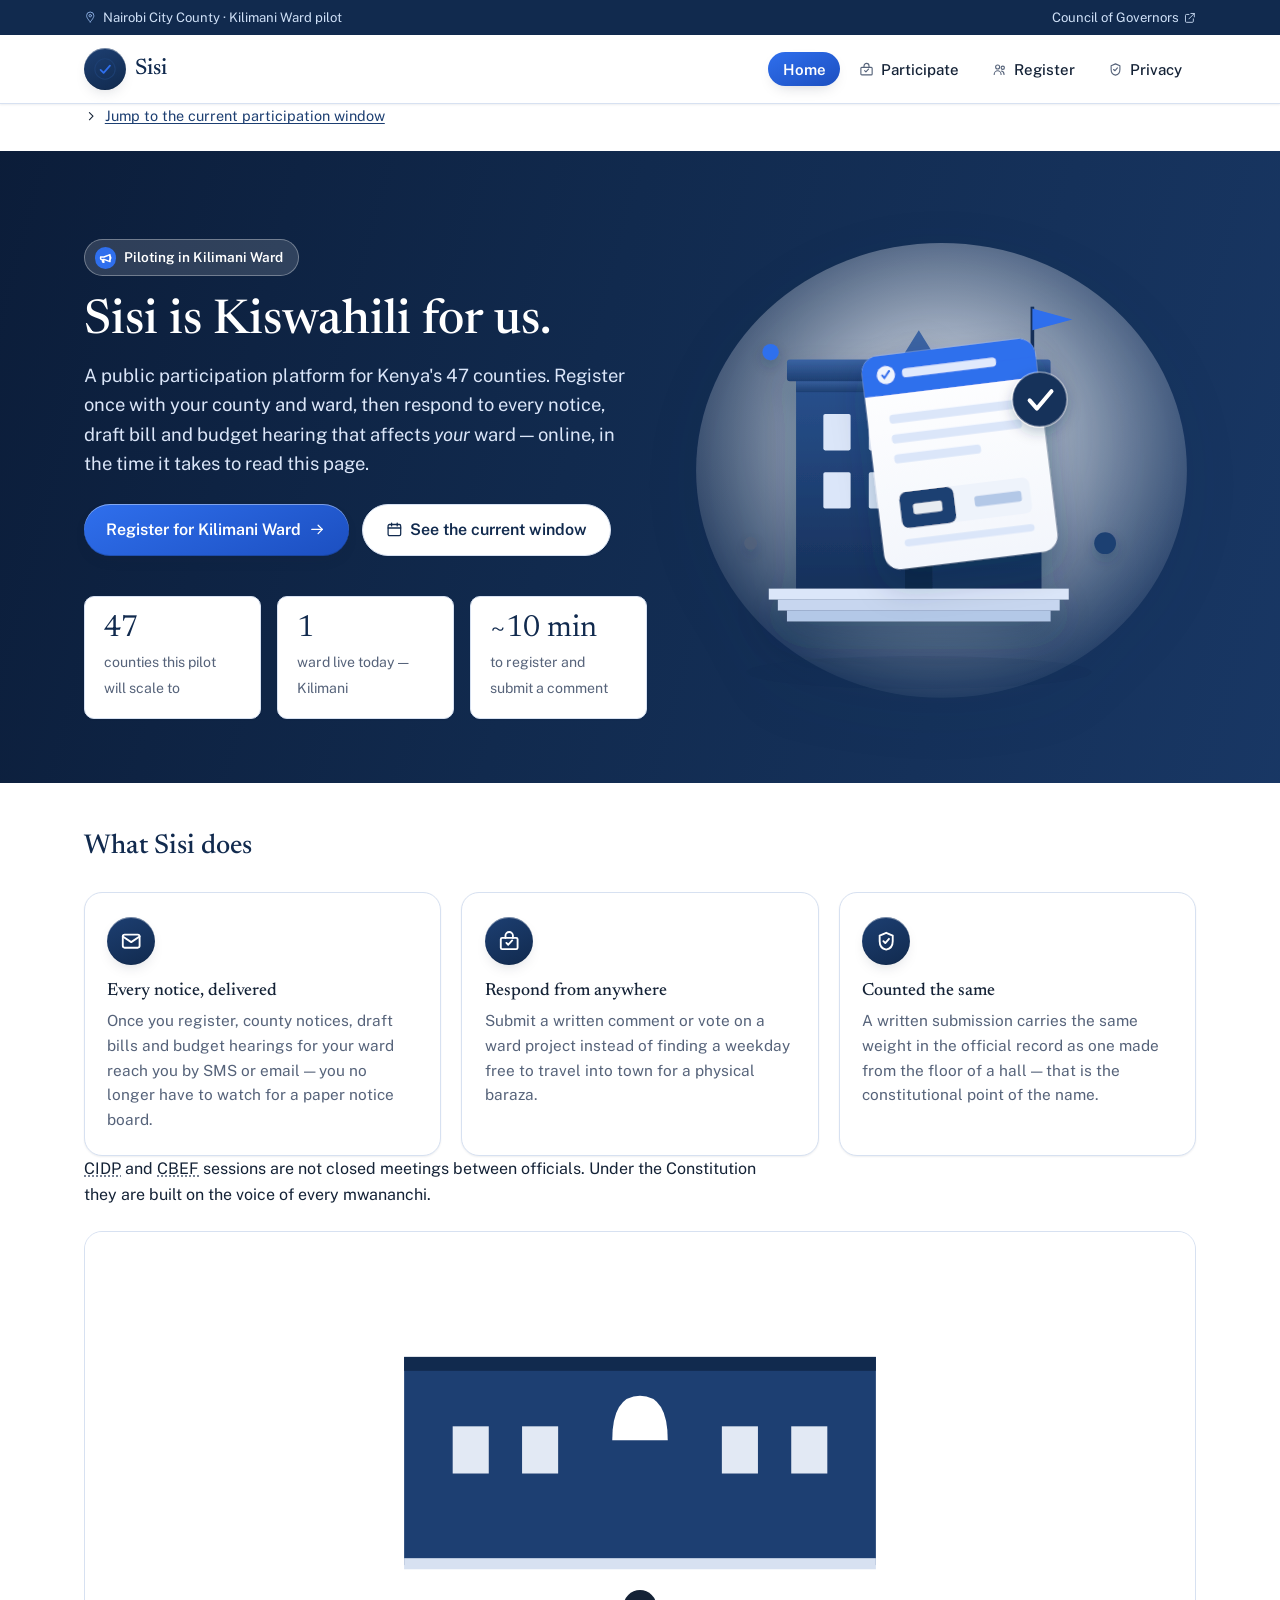
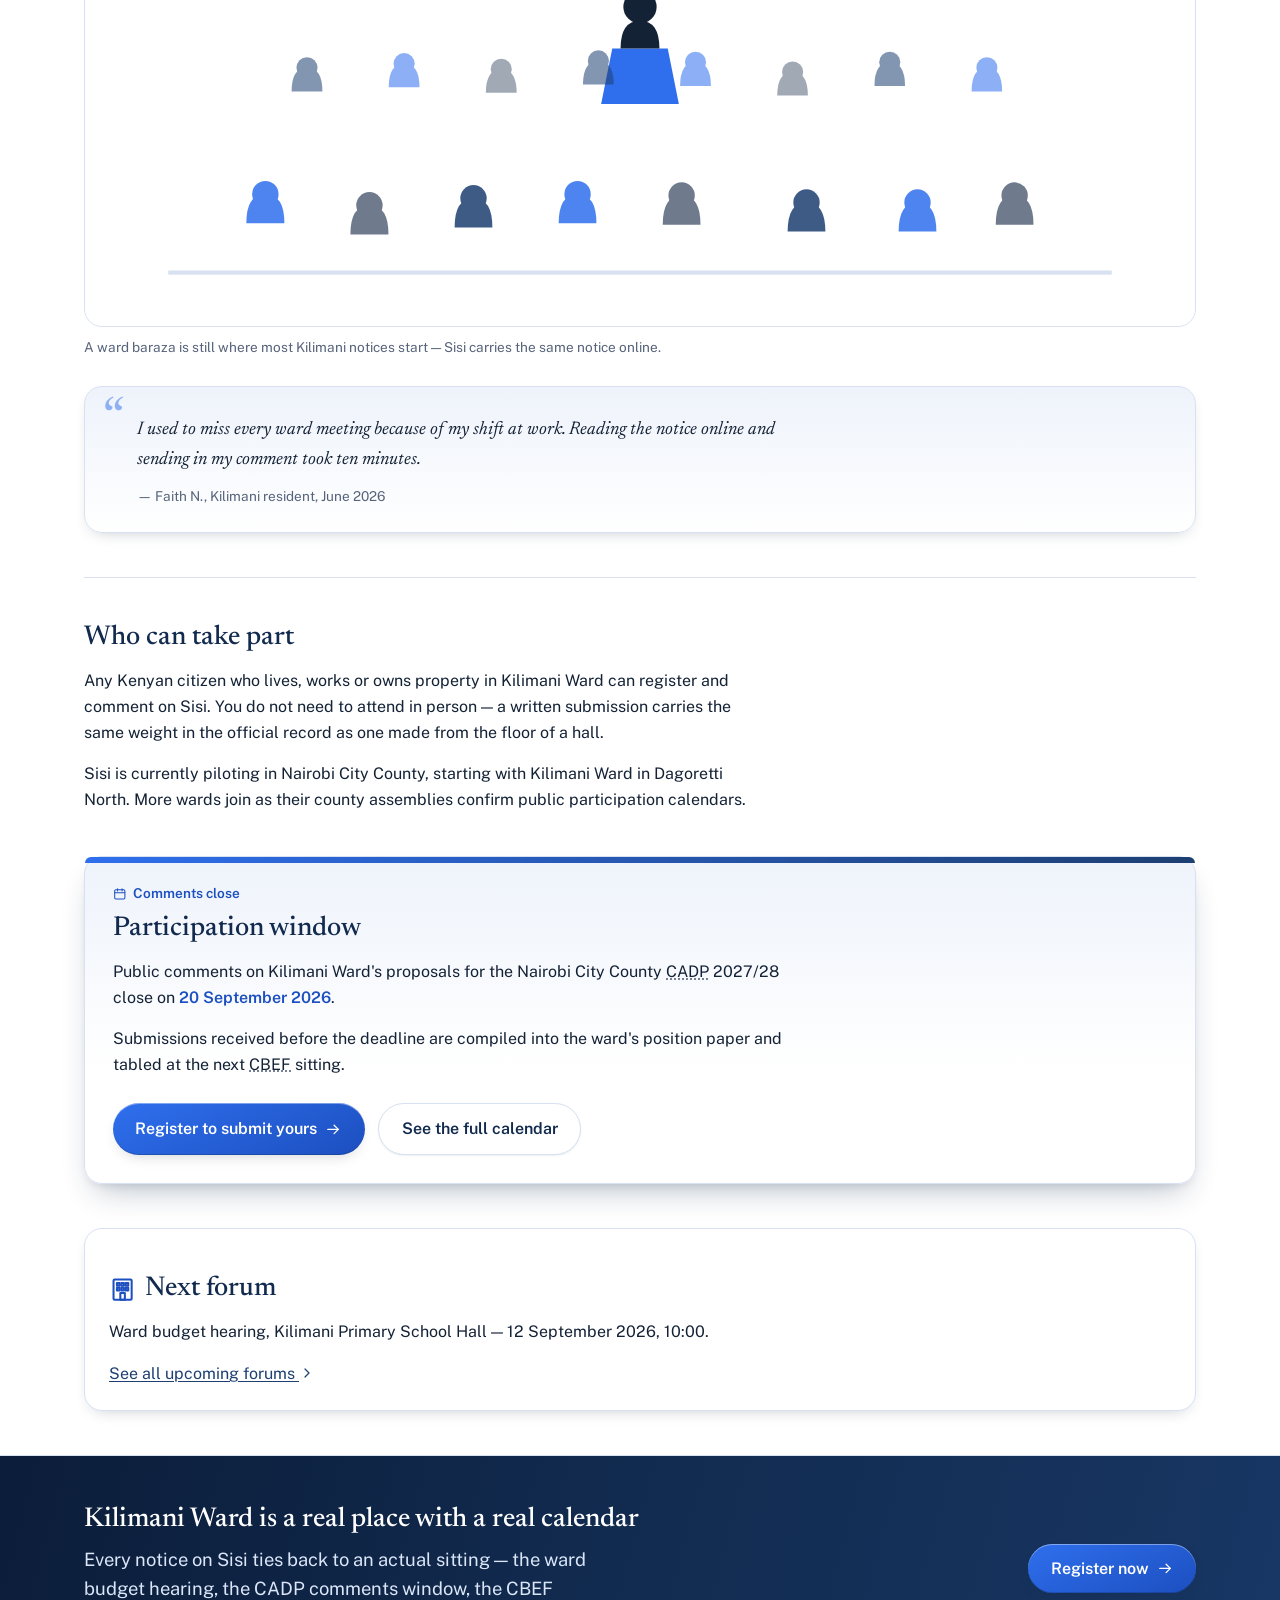
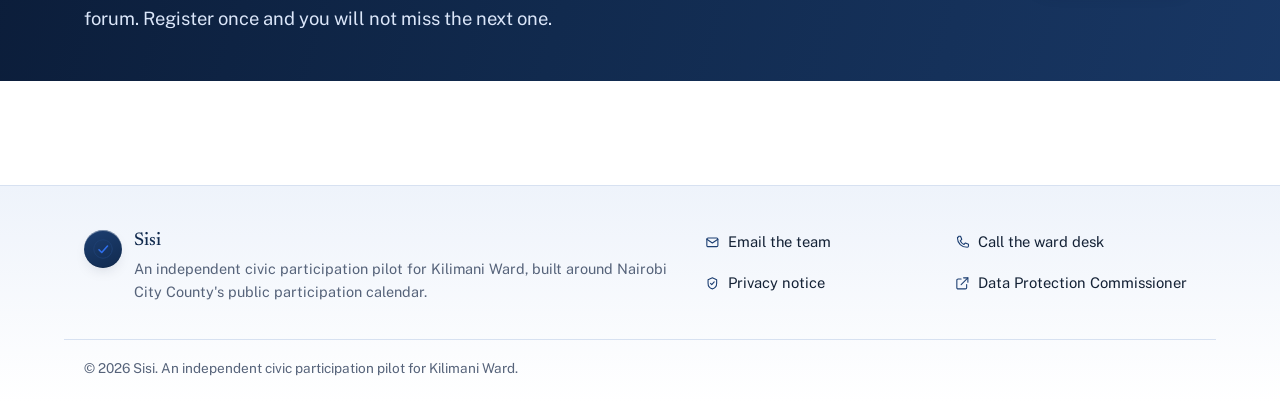
<file: index.html>
<!doctype html>
<html lang="en">
<head>
<meta charset="utf-8">
<meta name="viewport" content="width=device-width, initial-scale=1">
<title>Sisi &mdash; your county, your voice</title>
<meta name="description" content="Register once with your county and ward and take part in every public participation notice, draft bill and budget hearing that affects you &mdash; online.">
<link rel="icon" type="image/svg+xml" href="images/mark.svg">
<link rel="icon" type="image/png" sizes="32x32" href="images/favicon-32.png">
<link rel="icon" type="image/png" sizes="16x16" href="images/favicon-16.png">
<link rel="apple-touch-icon" href="images/apple-touch-icon.png">
<link rel="preconnect" href="https://fonts.googleapis.com">
<link rel="preconnect" href="https://fonts.gstatic.com" crossorigin>
<link href="https://fonts.googleapis.com/css2?family=Newsreader:ital,wght@0,400;0,500;0,600;1,400&family=Public+Sans:wght@400;500;600;700&display=swap" rel="stylesheet">
<link rel="stylesheet" href="styles/main.css">
</head>
<body>
<svg class="icon-sprite" aria-hidden="true">
  <defs>

    <symbol id="icon-calendar" viewBox="0 0 24 24">
      <rect x="3" y="5" width="18" height="16" rx="2"/>
      <line x1="3" y1="10" x2="21" y2="10"/>
      <line x1="8" y1="3" x2="8" y2="7"/>
      <line x1="16" y1="3" x2="16" y2="7"/>
    </symbol>

    <symbol id="icon-map-pin" viewBox="0 0 24 24">
      <path d="M12 21s7-7.2 7-12a7 7 0 1 0-14 0c0 4.8 7 12 7 12z"/>
      <circle cx="12" cy="9" r="2.4"/>
    </symbol>

    <symbol id="icon-users" viewBox="0 0 24 24">
      <circle cx="9" cy="8" r="3.2"/>
      <path d="M3.5 20c0-3.6 2.9-6 5.5-6s5.5 2.4 5.5 6"/>
      <circle cx="17.2" cy="9.2" r="2.6"/>
      <path d="M15.2 14.4c2.2.4 4 2.3 4 5.6"/>
    </symbol>

    <symbol id="icon-shield-check" viewBox="0 0 24 24">
      <path d="M12 3l7 3v6c0 4.8-3 8.2-7 9-4-.8-7-4.2-7-9V6l7-3z"/>
      <polyline points="9 12 11 14 15 9.5"/>
    </symbol>

    <symbol id="icon-mail" viewBox="0 0 24 24">
      <rect x="3" y="5" width="18" height="14" rx="2"/>
      <polyline points="3 7 12 13 21 7"/>
    </symbol>

    <symbol id="icon-phone" viewBox="0 0 24 24">
      <path d="M6 2h3l2 5-2.5 2.5a12 12 0 0 0 6 6L17 13l5 2v3a2 2 0 0 1-2 2C10.6 20 4 13.4 4 5a2 2 0 0 1 2-2z"/>
    </symbol>

    <symbol id="icon-external-link" viewBox="0 0 24 24">
      <path d="M14 3h7v7"/>
      <line x1="21" y1="3" x2="10" y2="14"/>
      <path d="M19 14v5a2 2 0 0 1-2 2H5a2 2 0 0 1-2-2V7a2 2 0 0 1 2-2h5"/>
    </symbol>

    <symbol id="icon-chevron-right" viewBox="0 0 24 24">
      <polyline points="9 6 15 12 9 18"/>
    </symbol>

    <symbol id="icon-check-circle" viewBox="0 0 24 24">
      <circle cx="12" cy="12" r="9"/>
      <polyline points="8 12.5 10.8 15.3 16 9.5"/>
    </symbol>

    <symbol id="icon-arrow-right" viewBox="0 0 24 24">
      <line x1="4" y1="12" x2="19" y2="12"/>
      <polyline points="13 6 19 12 13 18"/>
    </symbol>

    <symbol id="icon-megaphone" viewBox="0 0 24 24">
      <path d="M3 10.5v3a1 1 0 0 0 1 1h1.4l1.1 4.3a1 1 0 0 0 1 .7h1.3l-1-5h1l10.2 4V6.5l-10.2 4H4a1 1 0 0 0-1 1z"/>
      <path d="M19 9.2a3.6 3.6 0 0 1 0 5.6"/>
    </symbol>

    <symbol id="icon-building" viewBox="0 0 24 24">
      <rect x="4" y="3" width="16" height="18" rx="1"/>
      <rect x="7" y="6.2" width="2.3" height="2.3"/>
      <rect x="10.85" y="6.2" width="2.3" height="2.3"/>
      <rect x="14.7" y="6.2" width="2.3" height="2.3"/>
      <rect x="7" y="10.4" width="2.3" height="2.3"/>
      <rect x="10.85" y="10.4" width="2.3" height="2.3"/>
      <rect x="14.7" y="10.4" width="2.3" height="2.3"/>
      <rect x="10" y="15" width="4" height="6"/>
    </symbol>

    <symbol id="icon-ballot" viewBox="0 0 24 24">
      <path d="M8 8.5V6.2a4 4 0 0 1 8 0v2.3"/>
      <rect x="3" y="8.5" width="18" height="12" rx="1.5"/>
      <polyline points="9 13.8 11 15.8 15.2 11.2"/>
    </symbol>

    <symbol id="icon-lock" viewBox="0 0 24 24">
      <rect x="5" y="11" width="14" height="9" rx="1.5"/>
      <path d="M8 11V7a4 4 0 0 1 8 0v4"/>
      <circle cx="12" cy="15.4" r="1.3"/>
    </symbol>

    <symbol id="icon-x-circle" viewBox="0 0 24 24">
      <circle cx="12" cy="12" r="9"/>
      <line x1="9" y1="9" x2="15" y2="15"/>
      <line x1="15" y1="9" x2="9" y2="15"/>
    </symbol>

    <symbol id="icon-menu" viewBox="0 0 24 24">
      <line x1="3.5" y1="6.5" x2="20.5" y2="6.5"/>
      <line x1="3.5" y1="12" x2="20.5" y2="12"/>
      <line x1="3.5" y1="17.5" x2="20.5" y2="17.5"/>
    </symbol>

    <symbol id="icon-close" viewBox="0 0 24 24">
      <line x1="6" y1="6" x2="18" y2="18"/>
      <line x1="18" y1="6" x2="6" y2="18"/>
    </symbol>

    <symbol id="icon-filter" viewBox="0 0 24 24">
      <path d="M4 5h16"/>
      <path d="M7 12h10"/>
      <path d="M10.5 19h3"/>
    </symbol>

    <symbol id="icon-chevron-down" viewBox="0 0 24 24">
      <polyline points="6 9 12 15 18 9"/>
    </symbol>

  </defs>
</svg>

<div class="utility-bar">
  <div class="utility-inner">
    <p class="utility-locality">
      <svg class="icon" aria-hidden="true"><use href="#icon-map-pin"/></svg>
      Nairobi City County &middot; Kilimani Ward pilot
    </p>
    <a class="utility-link" href="https://www.cog.go.ke" target="_blank" rel="noopener">
      Council of Governors
      <svg class="icon" aria-hidden="true"><use href="#icon-external-link"/></svg>
    </a>
  </div>
</div>

<header class="site-header">
  <div class="header-inner">
    <a class="brand" href="index.html">
      <span class="brand-mark"><img src="images/mark.svg" alt=""></span>
      <h1>Sisi</h1>
    </a>
    <nav aria-label="Main">
      <button type="button" class="nav-toggle" id="navToggle" aria-expanded="false" aria-controls="primaryNav">
        <svg class="icon icon-menu" aria-hidden="true"><use href="#icon-menu"/></svg>
        <svg class="icon icon-close" aria-hidden="true"><use href="#icon-close"/></svg>
        Menu
      </button>
      <ul id="primaryNav">
        <li><a href="index.html" aria-current="page">Home</a></li>
        <li><a href="participate.html"><svg class="icon" aria-hidden="true"><use href="#icon-ballot"/></svg>
          Participate</a></li>
        <li><a href="register.html"><svg class="icon" aria-hidden="true"><use href="#icon-users"/></svg>
          Register</a></li>
        <li><a href="privacy.html"><svg class="icon" aria-hidden="true"><use href="#icon-shield-check"/></svg>
          Privacy</a></li>
      </ul>
    </nav>
  </div>
</header>

<main>

  <p class="jump">
    <svg class="icon" aria-hidden="true"><use href="#icon-chevron-right"/></svg>
    <a href="#window">Jump to the current participation window</a>
  </p>

  <div class="full-bleed photo-band photo-skyline hero-band">
    <div class="photo-band-inner">
      <section class="hero">
        <div class="reveal">
          <p class="hero-eyebrow">
            <svg class="icon" aria-hidden="true"><use href="#icon-megaphone"/></svg>
            Piloting in Kilimani Ward
          </p>
          <h1>Sisi is Kiswahili for us.</h1>
          <p class="lede">A public participation platform for Kenya's 47 counties. Register once
          with your county and ward, then respond to every notice, draft bill and budget hearing
          that affects <em>your</em> ward &mdash; online, in the time it takes to read this page.</p>
          <div class="hero-actions">
            <a class="btn btn-primary" href="register.html">
              Register for Kilimani Ward
              <svg class="icon" aria-hidden="true"><use href="#icon-arrow-right"/></svg>
            </a>
            <a class="btn btn-secondary" href="#window">
              <svg class="icon" aria-hidden="true"><use href="#icon-calendar"/></svg>
              See the current window
            </a>
          </div>
          <div class="stat-row reveal-group">
            <div class="stat-card reveal">
              <span class="stat-number">47</span>
              <span class="stat-label">counties this pilot will scale to</span>
            </div>
            <div class="stat-card reveal">
              <span class="stat-number">1</span>
              <span class="stat-label">ward live today &mdash; Kilimani</span>
            </div>
            <div class="stat-card reveal">
              <span class="stat-number">~10 min</span>
              <span class="stat-label">to register and submit a comment</span>
            </div>
          </div>
        </div>
        <div class="hero-figure reveal">
          <img src="images/hero-illustration.svg" width="560" height="520"
               alt="Illustration of Kilimani Ward's county hall with a notice being submitted and confirmed on a phone">
        </div>
      </section>
    </div>
  </div>

  <article class="reveal-group">
    <h2 class="reveal">What Sisi does</h2>
    <div class="feature-grid">
      <div class="feature-card reveal">
        <span class="feature-icon">
          <svg class="icon" aria-hidden="true"><use href="#icon-mail"/></svg>
        </span>
        <h3>Every notice, delivered</h3>
        <p>Once you register, county notices, draft bills and budget hearings for your ward
        reach you by SMS or email &mdash; you no longer have to watch for a paper notice board.</p>
      </div>
      <div class="feature-card reveal">
        <span class="feature-icon">
          <svg class="icon" aria-hidden="true"><use href="#icon-ballot"/></svg>
        </span>
        <h3>Respond from anywhere</h3>
        <p>Submit a written comment or vote on a ward project instead of finding a weekday
        free to travel into town for a physical <span lang="sw">baraza</span>.</p>
      </div>
      <div class="feature-card reveal">
        <span class="feature-icon">
          <svg class="icon" aria-hidden="true"><use href="#icon-shield-check"/></svg>
        </span>
        <h3>Counted the same</h3>
        <p>A written submission carries the same weight in the official record as one made
        from the floor of a hall &mdash; that is the constitutional point of the name.</p>
      </div>
    </div>

    <p><abbr title="County Integrated Development Plan">CIDP</abbr> and
    <abbr title="County Budget and Economic Forum">CBEF</abbr> sessions are not closed
    meetings between officials. Under the Constitution they are built on the voice of every
    <span lang="sw">mwananchi</span>.</p>

    <figure>
      <img src="images/kilimani-baraza.svg"
           alt="Illustration of residents seated in front of a ward hall, facing a speaker at a podium during a public forum"
           width="800" height="500">
      <figcaption>A ward <span lang="sw">baraza</span> is still where most Kilimani notices
      start &mdash; Sisi carries the same notice online.</figcaption>
    </figure>

    <div class="quote-card reveal">
      <blockquote cite="https://sisi.example/notices/2026-06-12-kilimani-hearing">
        <p>I used to miss every ward meeting because of my shift at work. Reading the notice
        online and sending in my comment took ten minutes.</p>
      </blockquote>
      <figcaption>&mdash; <cite>Faith N.</cite>, Kilimani resident, June 2026</figcaption>
    </div>
  </article>

  <article>
    <h2>Who can take part</h2>
    <p>Any Kenyan citizen who lives, works or owns property in Kilimani Ward can register and
    comment on Sisi. You do not need to attend in person &mdash; a written submission carries the
    same weight in the official record as one made from the floor of a hall.</p>
    <p>Sisi is currently piloting in Nairobi City County, starting with Kilimani Ward in
    Dagoretti North. More wards join as their county assemblies confirm public participation
    calendars.</p>
  </article>

  <section id="window" class="notice reveal">
    <p class="deadline-label">
      <svg class="icon" aria-hidden="true"><use href="#icon-calendar"/></svg>
      Comments close
    </p>
    <h2>Participation window</h2>
    <p>Public comments on Kilimani Ward's proposals for the Nairobi City County
    <abbr title="County Annual Development Plan">CADP</abbr> 2027/28 close on
    <time datetime="2026-09-20">20 September 2026</time>.</p>
    <p>Submissions received before the deadline are compiled into the ward's position paper
    and tabled at the next <abbr title="County Budget and Economic Forum">CBEF</abbr> sitting.</p>
    <div class="hero-actions">
      <a class="btn btn-primary" href="register.html">
        Register to submit yours
        <svg class="icon" aria-hidden="true"><use href="#icon-arrow-right"/></svg>
      </a>
      <a class="btn btn-secondary" href="participate.html">See the full calendar</a>
    </div>
  </section>

  <aside>
    <h2>
      <svg class="icon" aria-hidden="true"><use href="#icon-building"/></svg>
      Next forum
    </h2>
    <p>Ward budget hearing, Kilimani Primary School Hall &mdash;
    <time datetime="2026-09-12T10:00">12 September 2026, 10:00</time>.</p>
    <p><a href="participate.html#forums">
      See all upcoming forums
      <svg class="icon" aria-hidden="true"><use href="#icon-chevron-right"/></svg>
    </a></p>
  </aside>

  <section class="full-bleed photo-band photo-cityhall cta-band reveal">
    <div class="photo-band-inner">
      <div class="cta-inner">
        <div>
          <h2>Kilimani Ward is a real place with a real calendar</h2>
          <p class="lede">Every notice on Sisi ties back to an actual sitting &mdash; the ward
          budget hearing, the CADP comments window, the CBEF forum. Register once and you will
          not miss the next one.</p>
        </div>
        <a class="btn btn-primary" href="register.html">
          Register now
          <svg class="icon" aria-hidden="true"><use href="#icon-arrow-right"/></svg>
        </a>
      </div>
    </div>
  </section>

</main>

<footer class="site-footer">
  <div class="footer-inner">
    <div class="footer-brand">
      <span class="brand-mark"><img src="images/mark.svg" alt=""></span>
      <div>
        <h2>Sisi</h2>
        <p>An independent civic participation pilot for Kilimani Ward, built around Nairobi
        City County's public participation calendar.</p>
      </div>
    </div>
    <ul class="footer-links">
      <li><a href="mailto:habari@sisi.org">
        <svg class="icon" aria-hidden="true"><use href="#icon-mail"/></svg>
        Email the team
      </a></li>
      <li><a href="tel:+254700000000">
        <svg class="icon" aria-hidden="true"><use href="#icon-phone"/></svg>
        Call the ward desk
      </a></li>
      <li><a href="privacy.html">
        <svg class="icon" aria-hidden="true"><use href="#icon-shield-check"/></svg>
        Privacy notice
      </a></li>
      <li><a href="https://www.odpc.go.ke" target="_blank" rel="noopener">
        <svg class="icon" aria-hidden="true"><use href="#icon-external-link"/></svg>
        Data Protection Commissioner
      </a></li>
    </ul>
  </div>
  <div class="footer-bottom">
    <p>&copy; 2026 Sisi. An independent civic participation pilot for Kilimani Ward.</p>
  </div>
</footer>

<script src="scripts/site.js" defer></script>
</body>
</html>
</file>
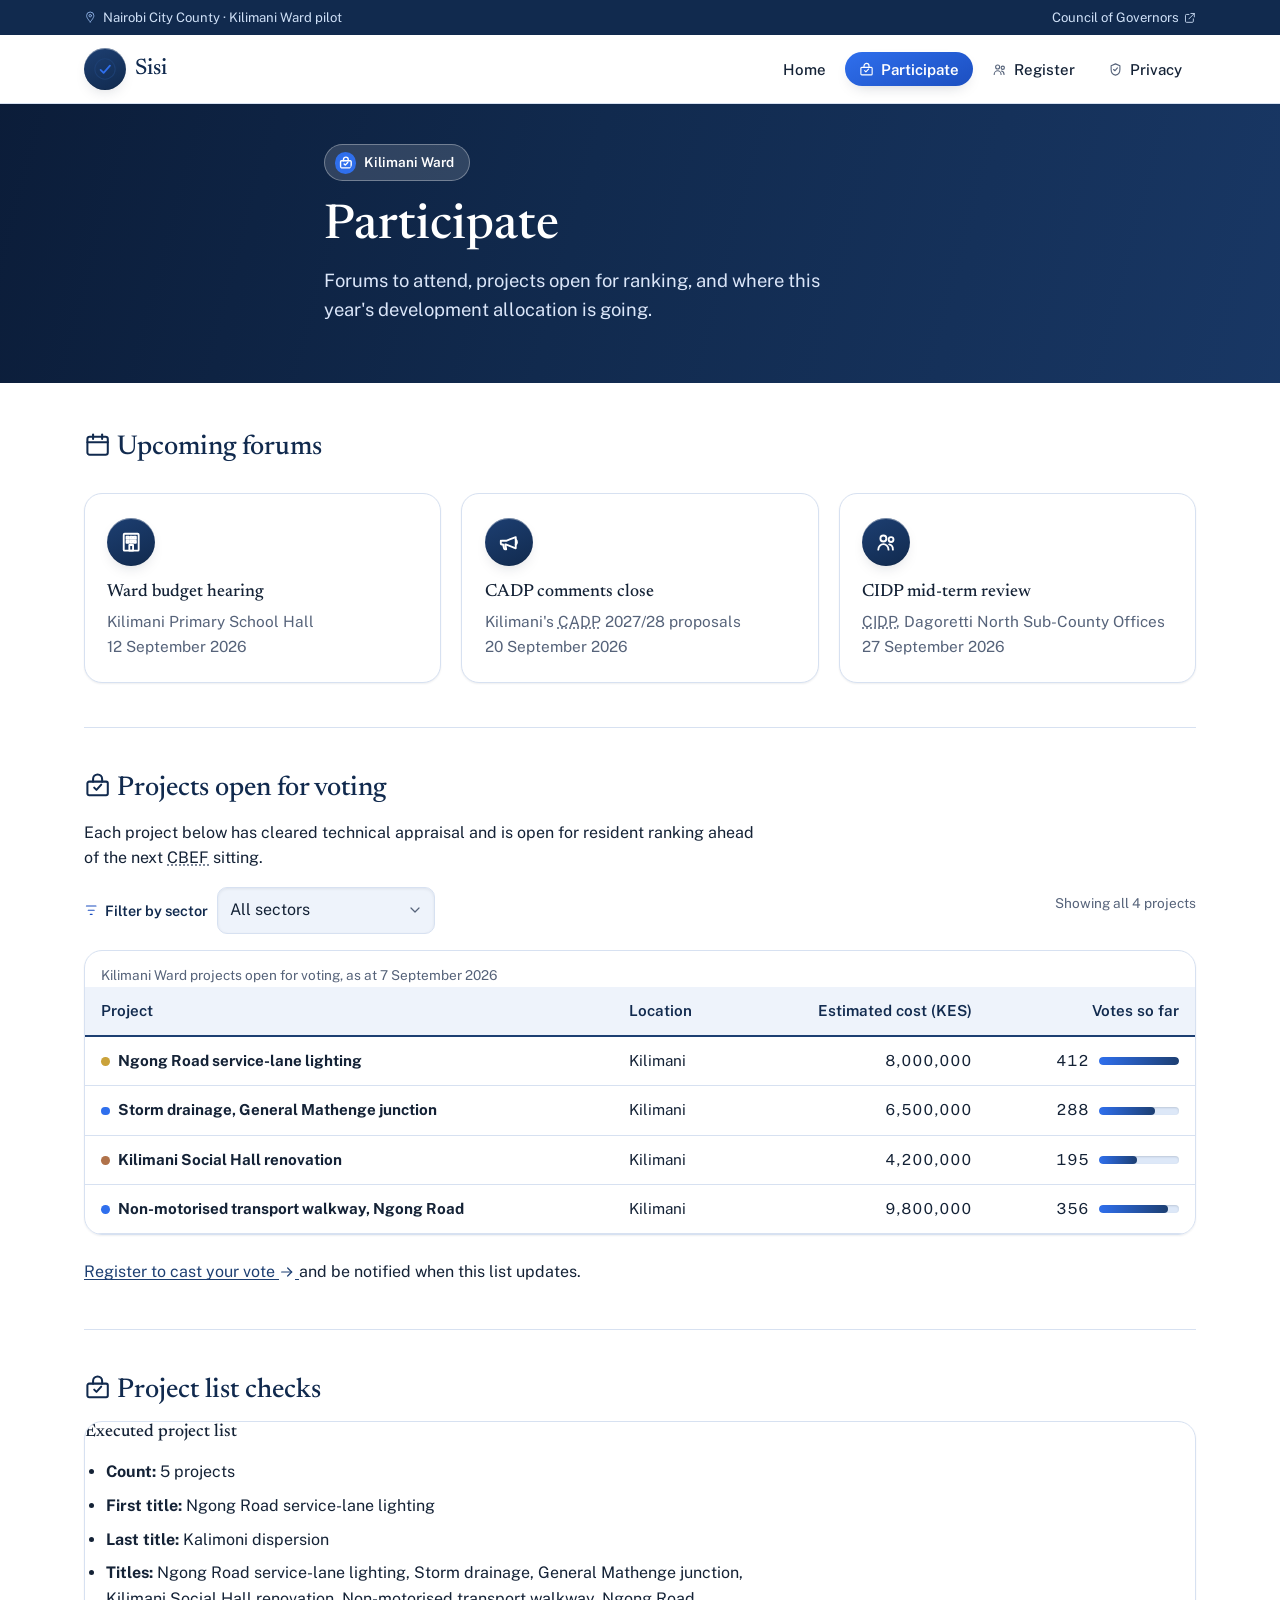
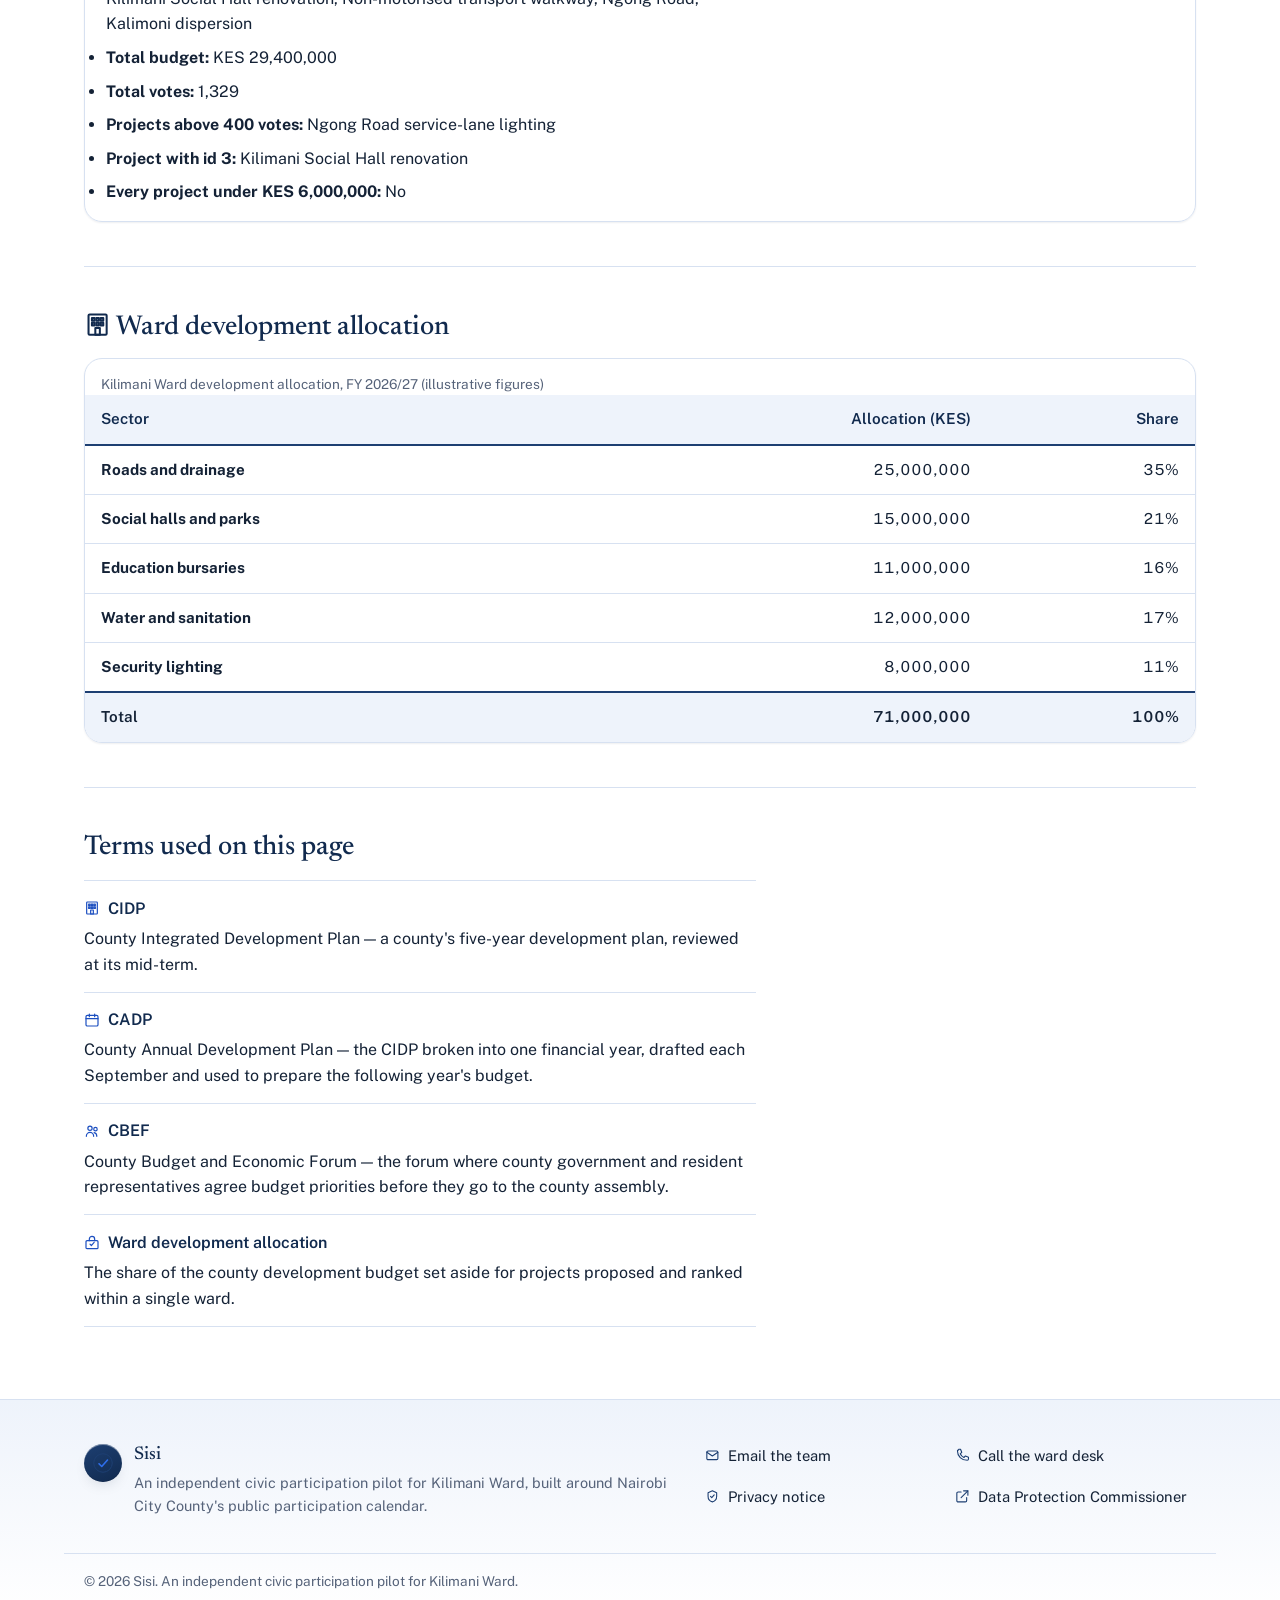
<file: participate.html>
<!doctype html>
<html lang="en">
<head>
<meta charset="utf-8">
<meta name="viewport" content="width=device-width, initial-scale=1">
<title>Participate &mdash; Sisi | Kilimani Ward</title>
<meta name="description" content="Upcoming forums, projects open for resident voting, and the ward's development allocation for Kilimani Ward.">
<link rel="icon" type="image/svg+xml" href="images/mark.svg">
<link rel="icon" type="image/png" sizes="32x32" href="images/favicon-32.png">
<link rel="icon" type="image/png" sizes="16x16" href="images/favicon-16.png">
<link rel="apple-touch-icon" href="images/apple-touch-icon.png">
<link rel="preconnect" href="https://fonts.googleapis.com">
<link rel="preconnect" href="https://fonts.gstatic.com" crossorigin>
<link href="https://fonts.googleapis.com/css2?family=Newsreader:ital,wght@0,400;0,500;0,600;1,400&family=Public+Sans:wght@400;500;600;700&display=swap" rel="stylesheet">
<link rel="stylesheet" href="styles/main.css">
</head>
<body>
<svg class="icon-sprite" aria-hidden="true">
  <defs>

    <symbol id="icon-calendar" viewBox="0 0 24 24">
      <rect x="3" y="5" width="18" height="16" rx="2"/>
      <line x1="3" y1="10" x2="21" y2="10"/>
      <line x1="8" y1="3" x2="8" y2="7"/>
      <line x1="16" y1="3" x2="16" y2="7"/>
    </symbol>

    <symbol id="icon-map-pin" viewBox="0 0 24 24">
      <path d="M12 21s7-7.2 7-12a7 7 0 1 0-14 0c0 4.8 7 12 7 12z"/>
      <circle cx="12" cy="9" r="2.4"/>
    </symbol>

    <symbol id="icon-users" viewBox="0 0 24 24">
      <circle cx="9" cy="8" r="3.2"/>
      <path d="M3.5 20c0-3.6 2.9-6 5.5-6s5.5 2.4 5.5 6"/>
      <circle cx="17.2" cy="9.2" r="2.6"/>
      <path d="M15.2 14.4c2.2.4 4 2.3 4 5.6"/>
    </symbol>

    <symbol id="icon-shield-check" viewBox="0 0 24 24">
      <path d="M12 3l7 3v6c0 4.8-3 8.2-7 9-4-.8-7-4.2-7-9V6l7-3z"/>
      <polyline points="9 12 11 14 15 9.5"/>
    </symbol>

    <symbol id="icon-mail" viewBox="0 0 24 24">
      <rect x="3" y="5" width="18" height="14" rx="2"/>
      <polyline points="3 7 12 13 21 7"/>
    </symbol>

    <symbol id="icon-phone" viewBox="0 0 24 24">
      <path d="M6 2h3l2 5-2.5 2.5a12 12 0 0 0 6 6L17 13l5 2v3a2 2 0 0 1-2 2C10.6 20 4 13.4 4 5a2 2 0 0 1 2-2z"/>
    </symbol>

    <symbol id="icon-external-link" viewBox="0 0 24 24">
      <path d="M14 3h7v7"/>
      <line x1="21" y1="3" x2="10" y2="14"/>
      <path d="M19 14v5a2 2 0 0 1-2 2H5a2 2 0 0 1-2-2V7a2 2 0 0 1 2-2h5"/>
    </symbol>

    <symbol id="icon-chevron-right" viewBox="0 0 24 24">
      <polyline points="9 6 15 12 9 18"/>
    </symbol>

    <symbol id="icon-check-circle" viewBox="0 0 24 24">
      <circle cx="12" cy="12" r="9"/>
      <polyline points="8 12.5 10.8 15.3 16 9.5"/>
    </symbol>

    <symbol id="icon-arrow-right" viewBox="0 0 24 24">
      <line x1="4" y1="12" x2="19" y2="12"/>
      <polyline points="13 6 19 12 13 18"/>
    </symbol>

    <symbol id="icon-megaphone" viewBox="0 0 24 24">
      <path d="M3 10.5v3a1 1 0 0 0 1 1h1.4l1.1 4.3a1 1 0 0 0 1 .7h1.3l-1-5h1l10.2 4V6.5l-10.2 4H4a1 1 0 0 0-1 1z"/>
      <path d="M19 9.2a3.6 3.6 0 0 1 0 5.6"/>
    </symbol>

    <symbol id="icon-building" viewBox="0 0 24 24">
      <rect x="4" y="3" width="16" height="18" rx="1"/>
      <rect x="7" y="6.2" width="2.3" height="2.3"/>
      <rect x="10.85" y="6.2" width="2.3" height="2.3"/>
      <rect x="14.7" y="6.2" width="2.3" height="2.3"/>
      <rect x="7" y="10.4" width="2.3" height="2.3"/>
      <rect x="10.85" y="10.4" width="2.3" height="2.3"/>
      <rect x="14.7" y="10.4" width="2.3" height="2.3"/>
      <rect x="10" y="15" width="4" height="6"/>
    </symbol>

    <symbol id="icon-ballot" viewBox="0 0 24 24">
      <path d="M8 8.5V6.2a4 4 0 0 1 8 0v2.3"/>
      <rect x="3" y="8.5" width="18" height="12" rx="1.5"/>
      <polyline points="9 13.8 11 15.8 15.2 11.2"/>
    </symbol>

    <symbol id="icon-lock" viewBox="0 0 24 24">
      <rect x="5" y="11" width="14" height="9" rx="1.5"/>
      <path d="M8 11V7a4 4 0 0 1 8 0v4"/>
      <circle cx="12" cy="15.4" r="1.3"/>
    </symbol>

    <symbol id="icon-x-circle" viewBox="0 0 24 24">
      <circle cx="12" cy="12" r="9"/>
      <line x1="9" y1="9" x2="15" y2="15"/>
      <line x1="15" y1="9" x2="9" y2="15"/>
    </symbol>

    <symbol id="icon-menu" viewBox="0 0 24 24">
      <line x1="3.5" y1="6.5" x2="20.5" y2="6.5"/>
      <line x1="3.5" y1="12" x2="20.5" y2="12"/>
      <line x1="3.5" y1="17.5" x2="20.5" y2="17.5"/>
    </symbol>

    <symbol id="icon-close" viewBox="0 0 24 24">
      <line x1="6" y1="6" x2="18" y2="18"/>
      <line x1="18" y1="6" x2="6" y2="18"/>
    </symbol>

    <symbol id="icon-filter" viewBox="0 0 24 24">
      <path d="M4 5h16"/>
      <path d="M7 12h10"/>
      <path d="M10.5 19h3"/>
    </symbol>

    <symbol id="icon-chevron-down" viewBox="0 0 24 24">
      <polyline points="6 9 12 15 18 9"/>
    </symbol>

  </defs>
</svg>

<div class="utility-bar">
  <div class="utility-inner">
    <p class="utility-locality">
      <svg class="icon" aria-hidden="true"><use href="#icon-map-pin"/></svg>
      Nairobi City County &middot; Kilimani Ward pilot
    </p>
    <a class="utility-link" href="https://www.cog.go.ke" target="_blank" rel="noopener">
      Council of Governors
      <svg class="icon" aria-hidden="true"><use href="#icon-external-link"/></svg>
    </a>
  </div>
</div>

<header class="site-header">
  <div class="header-inner">
    <a class="brand" href="index.html">
      <span class="brand-mark"><img src="images/mark.svg" alt=""></span>
      <h1>Sisi</h1>
    </a>
    <nav aria-label="Main">
      <button type="button" class="nav-toggle" id="navToggle" aria-expanded="false" aria-controls="primaryNav">
        <svg class="icon icon-menu" aria-hidden="true"><use href="#icon-menu"/></svg>
        <svg class="icon icon-close" aria-hidden="true"><use href="#icon-close"/></svg>
        Menu
      </button>
      <ul id="primaryNav">
        <li><a href="index.html">Home</a></li>
        <li><a href="participate.html" aria-current="page"><svg class="icon" aria-hidden="true"><use href="#icon-ballot"/></svg>
          Participate</a></li>
        <li><a href="register.html"><svg class="icon" aria-hidden="true"><use href="#icon-users"/></svg>
          Register</a></li>
        <li><a href="privacy.html"><svg class="icon" aria-hidden="true"><use href="#icon-shield-check"/></svg>
          Privacy</a></li>
      </ul>
    </nav>
  </div>
</header>

<main>

  <div class="full-bleed photo-band photo-cityhall page-banner">
    <div class="photo-band-inner banner-content">
      <p class="hero-eyebrow reveal">
        <svg class="icon" aria-hidden="true"><use href="#icon-ballot"/></svg>
        Kilimani Ward
      </p>
      <h1 class="reveal">Participate</h1>
      <p class="lede reveal">Forums to attend, projects open for ranking, and where this
      year's development allocation is going.</p>
    </div>
  </div>

  <section id="forums">
    <h2>
      <svg class="icon" aria-hidden="true"><use href="#icon-calendar"/></svg>
      Upcoming forums
    </h2>
    <div class="feature-grid reveal-group">
      <div class="feature-card reveal">
        <span class="feature-icon"><svg class="icon" aria-hidden="true"><use href="#icon-building"/></svg></span>
        <h3>Ward budget hearing</h3>
        <p>Kilimani Primary School Hall<br>
        <time datetime="2026-09-12">12 September 2026</time></p>
      </div>
      <div class="feature-card reveal">
        <span class="feature-icon"><svg class="icon" aria-hidden="true"><use href="#icon-megaphone"/></svg></span>
        <h3>CADP comments close</h3>
        <p>Kilimani's <abbr title="County Annual Development Plan">CADP</abbr> 2027/28 proposals<br>
        <time datetime="2026-09-20">20 September 2026</time></p>
      </div>
      <div class="feature-card reveal">
        <span class="feature-icon"><svg class="icon" aria-hidden="true"><use href="#icon-users"/></svg></span>
        <h3>CIDP mid-term review</h3>
        <p><abbr title="County Integrated Development Plan">CIDP</abbr>, Dagoretti North Sub-County Offices<br>
        <time datetime="2026-09-27">27 September 2026</time></p>
      </div>
    </div>
  </section>

  <section id="projects">
    <h2>
      <svg class="icon" aria-hidden="true"><use href="#icon-ballot"/></svg>
      Projects open for voting
    </h2>
    <p>Each project below has cleared technical appraisal and is open for resident ranking
    ahead of the next <abbr title="County Budget and Economic Forum">CBEF</abbr> sitting.</p>

    <div class="table-toolbar">
      <div class="filter-field">
        <label for="sectorFilter">
          <svg class="icon" aria-hidden="true"><use href="#icon-filter"/></svg>
          Filter by sector
        </label>
        <div class="select-wrap">
          <select id="sectorFilter">
            <option value="all">All sectors</option>
            <option value="roads">Roads and drainage</option>
            <option value="water">Water and sanitation</option>
            <option value="halls">Social halls and parks</option>
            <option value="lighting">Security lighting</option>
          </select>
          <svg class="icon" aria-hidden="true"><use href="#icon-chevron-down"/></svg>
        </div>
      </div>
      <p class="filter-count" id="filterCount" aria-live="polite">Showing all 4 projects</p>
    </div>

    <div class="table-wrap reveal">
      <table>
        <caption>Kilimani Ward projects open for voting, as at
          <time datetime="2026-09-07">7 September 2026</time></caption>
        <thead>
          <tr>
            <th scope="col">Project</th>
            <th scope="col">Location</th>
            <th scope="col" class="num">Estimated cost (KES)</th>
            <th scope="col" class="num">Votes so far</th>
          </tr>
        </thead>
        <tbody>
          <tr data-project-row data-sector="lighting">
            <th scope="row"><span class="sector-dot" aria-hidden="true"></span>Ngong Road service-lane lighting</th>
            <td>Kilimani</td>
            <td class="num">8,000,000</td>
            <td class="num">
              <span class="vote-cell">412
                <span class="vote-bar"><span class="pct-100"></span></span>
              </span>
            </td>
          </tr>
          <tr data-project-row data-sector="roads">
            <th scope="row"><span class="sector-dot" aria-hidden="true"></span>Storm drainage, General Mathenge junction</th>
            <td>Kilimani</td>
            <td class="num">6,500,000</td>
            <td class="num">
              <span class="vote-cell">288
                <span class="vote-bar"><span class="pct-70"></span></span>
              </span>
            </td>
          </tr>
          <tr data-project-row data-sector="halls">
            <th scope="row"><span class="sector-dot" aria-hidden="true"></span>Kilimani Social Hall renovation</th>
            <td>Kilimani</td>
            <td class="num">4,200,000</td>
            <td class="num">
              <span class="vote-cell">195
                <span class="vote-bar"><span class="pct-47"></span></span>
              </span>
            </td>
          </tr>
          <tr data-project-row data-sector="roads">
            <th scope="row"><span class="sector-dot" aria-hidden="true"></span>Non-motorised transport walkway, Ngong Road</th>
            <td>Kilimani</td>
            <td class="num">9,800,000</td>
            <td class="num">
              <span class="vote-cell">356
                <span class="vote-bar"><span class="pct-86"></span></span>
              </span>
            </td>
          </tr>
        </tbody>
      </table>
    </div>
    <p><a href="register.html">
      Register to cast your vote
      <svg class="icon" aria-hidden="true"><use href="#icon-arrow-right"/></svg>
    </a> and be notified when this list updates.</p>
  </section>

  <section id="projectListChecks" aria-labelledby="projectListChecksHeading">
    <h2 id="projectListChecksHeading">
      <svg class="icon" aria-hidden="true"><use href="#icon-ballot"/></svg>
      Project list checks
    </h2>
    <div class="table-wrap reveal">
      <div id="sisiProjectListResults" class="project-list-results" aria-live="polite"></div>
    </div>
  </section>

  <section id="allocation">
    <h2>
      <svg class="icon" aria-hidden="true"><use href="#icon-building"/></svg>
      Ward development allocation
    </h2>
    <div class="table-wrap">
      <table>
        <caption>Kilimani Ward development allocation, FY 2026/27 (illustrative figures)</caption>
        <thead>
          <tr>
            <th scope="col">Sector</th>
            <th scope="col" class="num">Allocation (KES)</th>
            <th scope="col" class="num">Share</th>
          </tr>
        </thead>
        <tbody>
          <tr><th scope="row">Roads and drainage</th><td class="num">25,000,000</td><td class="num">35%</td></tr>
          <tr><th scope="row">Social halls and parks</th><td class="num">15,000,000</td><td class="num">21%</td></tr>
          <tr><th scope="row">Education bursaries</th><td class="num">11,000,000</td><td class="num">16%</td></tr>
          <tr><th scope="row">Water and sanitation</th><td class="num">12,000,000</td><td class="num">17%</td></tr>
          <tr><th scope="row">Security lighting</th><td class="num">8,000,000</td><td class="num">11%</td></tr>
        </tbody>
        <tfoot>
          <tr><th scope="row">Total</th><td class="num">71,000,000</td><td class="num">100%</td></tr>
        </tfoot>
      </table>
    </div>
  </section>

  <section id="glossary">
    <h2>Terms used on this page</h2>
    <dl>
      <div>
        <dt>
          <svg class="icon" aria-hidden="true"><use href="#icon-building"/></svg>
          CIDP
        </dt>
        <dd>County Integrated Development Plan &mdash; a county's five-year development plan,
        reviewed at its mid-term.</dd>
      </div>
      <div>
        <dt>
          <svg class="icon" aria-hidden="true"><use href="#icon-calendar"/></svg>
          CADP
        </dt>
        <dd>County Annual Development Plan &mdash; the CIDP broken into one financial year, drafted
        each September and used to prepare the following year's budget.</dd>
      </div>
      <div>
        <dt>
          <svg class="icon" aria-hidden="true"><use href="#icon-users"/></svg>
          CBEF
        </dt>
        <dd>County Budget and Economic Forum &mdash; the forum where county government and
        resident representatives agree budget priorities before they go to the county
        assembly.</dd>
      </div>
      <div>
        <dt>
          <svg class="icon" aria-hidden="true"><use href="#icon-ballot"/></svg>
          Ward development allocation
        </dt>
        <dd>The share of the county development budget set aside for projects proposed and
        ranked within a single ward.</dd>
      </div>
    </dl>
  </section>

</main>

<footer class="site-footer">
  <div class="footer-inner">
    <div class="footer-brand">
      <span class="brand-mark"><img src="images/mark.svg" alt=""></span>
      <div>
        <h2>Sisi</h2>
        <p>An independent civic participation pilot for Kilimani Ward, built around Nairobi
        City County's public participation calendar.</p>
      </div>
    </div>
    <ul class="footer-links">
      <li><a href="mailto:habari@sisi.org">
        <svg class="icon" aria-hidden="true"><use href="#icon-mail"/></svg>
        Email the team
      </a></li>
      <li><a href="tel:+254700000000">
        <svg class="icon" aria-hidden="true"><use href="#icon-phone"/></svg>
        Call the ward desk
      </a></li>
      <li><a href="privacy.html">
        <svg class="icon" aria-hidden="true"><use href="#icon-shield-check"/></svg>
        Privacy notice
      </a></li>
      <li><a href="https://www.odpc.go.ke" target="_blank" rel="noopener">
        <svg class="icon" aria-hidden="true"><use href="#icon-external-link"/></svg>
        Data Protection Commissioner
      </a></li>
    </ul>
  </div>
  <div class="footer-bottom">
    <p>&copy; 2026 Sisi. An independent civic participation pilot for Kilimani Ward.</p>
  </div>
</footer>

<script src="scripts/site.js" defer></script>
</body>
</html>
</file>
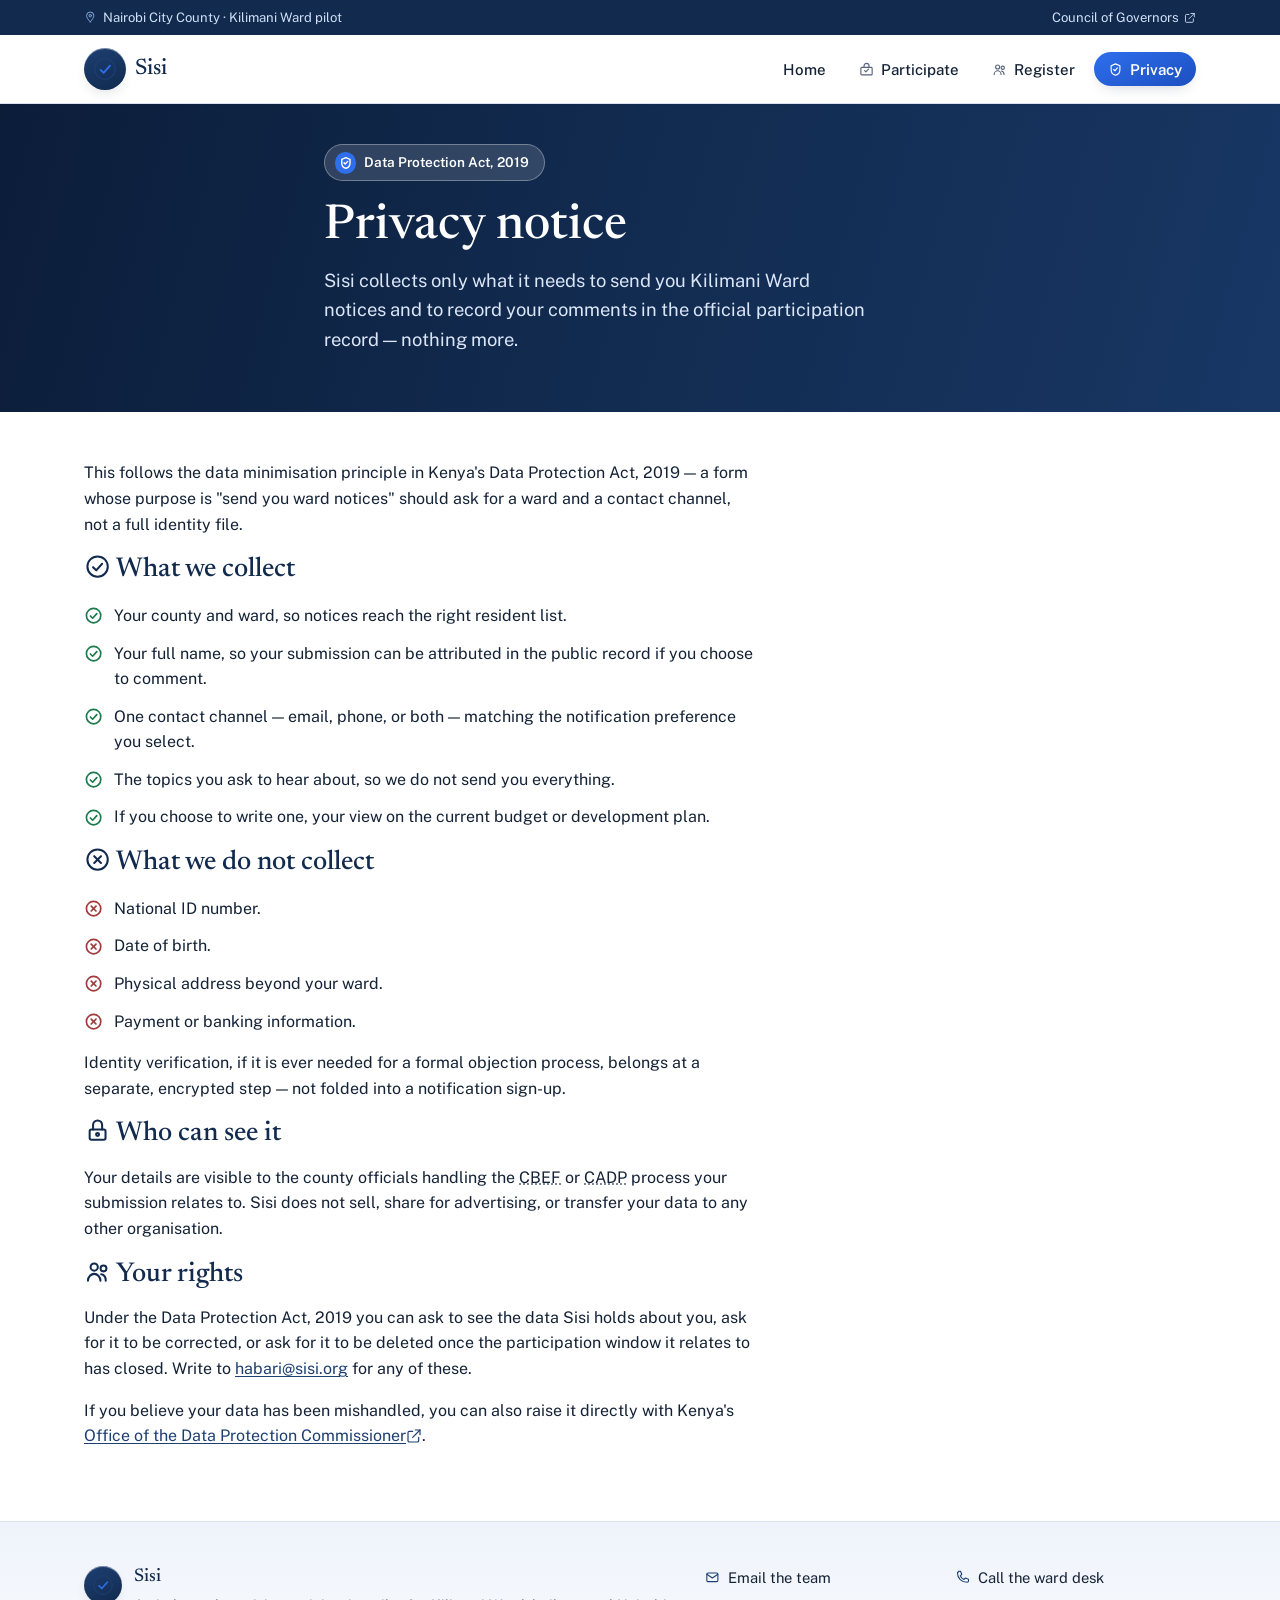
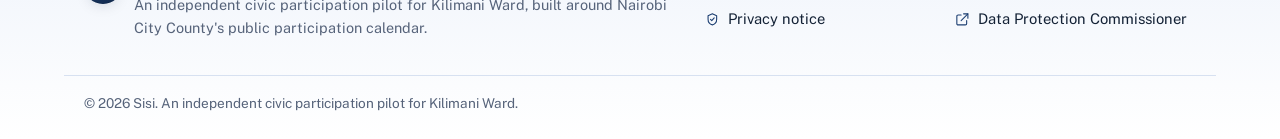
<file: privacy.html>
<!doctype html>
<html lang="en">
<head>
<meta charset="utf-8">
<meta name="viewport" content="width=device-width, initial-scale=1">
<title>Privacy notice &mdash; Sisi</title>
<meta name="description" content="What Sisi collects, what it never asks for, and your rights under Kenya's Data Protection Act, 2019.">
<link rel="icon" type="image/svg+xml" href="images/mark.svg">
<link rel="icon" type="image/png" sizes="32x32" href="images/favicon-32.png">
<link rel="icon" type="image/png" sizes="16x16" href="images/favicon-16.png">
<link rel="apple-touch-icon" href="images/apple-touch-icon.png">
<link rel="preconnect" href="https://fonts.googleapis.com">
<link rel="preconnect" href="https://fonts.gstatic.com" crossorigin>
<link href="https://fonts.googleapis.com/css2?family=Newsreader:ital,wght@0,400;0,500;0,600;1,400&family=Public+Sans:wght@400;500;600;700&display=swap" rel="stylesheet">
<link rel="stylesheet" href="styles/main.css">
</head>
<body>
<svg class="icon-sprite" aria-hidden="true">
  <defs>

    <symbol id="icon-calendar" viewBox="0 0 24 24">
      <rect x="3" y="5" width="18" height="16" rx="2"/>
      <line x1="3" y1="10" x2="21" y2="10"/>
      <line x1="8" y1="3" x2="8" y2="7"/>
      <line x1="16" y1="3" x2="16" y2="7"/>
    </symbol>

    <symbol id="icon-map-pin" viewBox="0 0 24 24">
      <path d="M12 21s7-7.2 7-12a7 7 0 1 0-14 0c0 4.8 7 12 7 12z"/>
      <circle cx="12" cy="9" r="2.4"/>
    </symbol>

    <symbol id="icon-users" viewBox="0 0 24 24">
      <circle cx="9" cy="8" r="3.2"/>
      <path d="M3.5 20c0-3.6 2.9-6 5.5-6s5.5 2.4 5.5 6"/>
      <circle cx="17.2" cy="9.2" r="2.6"/>
      <path d="M15.2 14.4c2.2.4 4 2.3 4 5.6"/>
    </symbol>

    <symbol id="icon-shield-check" viewBox="0 0 24 24">
      <path d="M12 3l7 3v6c0 4.8-3 8.2-7 9-4-.8-7-4.2-7-9V6l7-3z"/>
      <polyline points="9 12 11 14 15 9.5"/>
    </symbol>

    <symbol id="icon-mail" viewBox="0 0 24 24">
      <rect x="3" y="5" width="18" height="14" rx="2"/>
      <polyline points="3 7 12 13 21 7"/>
    </symbol>

    <symbol id="icon-phone" viewBox="0 0 24 24">
      <path d="M6 2h3l2 5-2.5 2.5a12 12 0 0 0 6 6L17 13l5 2v3a2 2 0 0 1-2 2C10.6 20 4 13.4 4 5a2 2 0 0 1 2-2z"/>
    </symbol>

    <symbol id="icon-external-link" viewBox="0 0 24 24">
      <path d="M14 3h7v7"/>
      <line x1="21" y1="3" x2="10" y2="14"/>
      <path d="M19 14v5a2 2 0 0 1-2 2H5a2 2 0 0 1-2-2V7a2 2 0 0 1 2-2h5"/>
    </symbol>

    <symbol id="icon-chevron-right" viewBox="0 0 24 24">
      <polyline points="9 6 15 12 9 18"/>
    </symbol>

    <symbol id="icon-check-circle" viewBox="0 0 24 24">
      <circle cx="12" cy="12" r="9"/>
      <polyline points="8 12.5 10.8 15.3 16 9.5"/>
    </symbol>

    <symbol id="icon-arrow-right" viewBox="0 0 24 24">
      <line x1="4" y1="12" x2="19" y2="12"/>
      <polyline points="13 6 19 12 13 18"/>
    </symbol>

    <symbol id="icon-megaphone" viewBox="0 0 24 24">
      <path d="M3 10.5v3a1 1 0 0 0 1 1h1.4l1.1 4.3a1 1 0 0 0 1 .7h1.3l-1-5h1l10.2 4V6.5l-10.2 4H4a1 1 0 0 0-1 1z"/>
      <path d="M19 9.2a3.6 3.6 0 0 1 0 5.6"/>
    </symbol>

    <symbol id="icon-building" viewBox="0 0 24 24">
      <rect x="4" y="3" width="16" height="18" rx="1"/>
      <rect x="7" y="6.2" width="2.3" height="2.3"/>
      <rect x="10.85" y="6.2" width="2.3" height="2.3"/>
      <rect x="14.7" y="6.2" width="2.3" height="2.3"/>
      <rect x="7" y="10.4" width="2.3" height="2.3"/>
      <rect x="10.85" y="10.4" width="2.3" height="2.3"/>
      <rect x="14.7" y="10.4" width="2.3" height="2.3"/>
      <rect x="10" y="15" width="4" height="6"/>
    </symbol>

    <symbol id="icon-ballot" viewBox="0 0 24 24">
      <path d="M8 8.5V6.2a4 4 0 0 1 8 0v2.3"/>
      <rect x="3" y="8.5" width="18" height="12" rx="1.5"/>
      <polyline points="9 13.8 11 15.8 15.2 11.2"/>
    </symbol>

    <symbol id="icon-lock" viewBox="0 0 24 24">
      <rect x="5" y="11" width="14" height="9" rx="1.5"/>
      <path d="M8 11V7a4 4 0 0 1 8 0v4"/>
      <circle cx="12" cy="15.4" r="1.3"/>
    </symbol>

    <symbol id="icon-x-circle" viewBox="0 0 24 24">
      <circle cx="12" cy="12" r="9"/>
      <line x1="9" y1="9" x2="15" y2="15"/>
      <line x1="15" y1="9" x2="9" y2="15"/>
    </symbol>

    <symbol id="icon-menu" viewBox="0 0 24 24">
      <line x1="3.5" y1="6.5" x2="20.5" y2="6.5"/>
      <line x1="3.5" y1="12" x2="20.5" y2="12"/>
      <line x1="3.5" y1="17.5" x2="20.5" y2="17.5"/>
    </symbol>

    <symbol id="icon-close" viewBox="0 0 24 24">
      <line x1="6" y1="6" x2="18" y2="18"/>
      <line x1="18" y1="6" x2="6" y2="18"/>
    </symbol>

    <symbol id="icon-filter" viewBox="0 0 24 24">
      <path d="M4 5h16"/>
      <path d="M7 12h10"/>
      <path d="M10.5 19h3"/>
    </symbol>

    <symbol id="icon-chevron-down" viewBox="0 0 24 24">
      <polyline points="6 9 12 15 18 9"/>
    </symbol>

  </defs>
</svg>

<div class="utility-bar">
  <div class="utility-inner">
    <p class="utility-locality">
      <svg class="icon" aria-hidden="true"><use href="#icon-map-pin"/></svg>
      Nairobi City County &middot; Kilimani Ward pilot
    </p>
    <a class="utility-link" href="https://www.cog.go.ke" target="_blank" rel="noopener">
      Council of Governors
      <svg class="icon" aria-hidden="true"><use href="#icon-external-link"/></svg>
    </a>
  </div>
</div>

<header class="site-header">
  <div class="header-inner">
    <a class="brand" href="index.html">
      <span class="brand-mark"><img src="images/mark.svg" alt=""></span>
      <h1>Sisi</h1>
    </a>
    <nav aria-label="Main">
      <button type="button" class="nav-toggle" id="navToggle" aria-expanded="false" aria-controls="primaryNav">
        <svg class="icon icon-menu" aria-hidden="true"><use href="#icon-menu"/></svg>
        <svg class="icon icon-close" aria-hidden="true"><use href="#icon-close"/></svg>
        Menu
      </button>
      <ul id="primaryNav">
        <li><a href="index.html">Home</a></li>
        <li><a href="participate.html"><svg class="icon" aria-hidden="true"><use href="#icon-ballot"/></svg>
          Participate</a></li>
        <li><a href="register.html"><svg class="icon" aria-hidden="true"><use href="#icon-users"/></svg>
          Register</a></li>
        <li><a href="privacy.html" aria-current="page"><svg class="icon" aria-hidden="true"><use href="#icon-shield-check"/></svg>
          Privacy</a></li>
      </ul>
    </nav>
  </div>
</header>

<main>

  <div class="full-bleed photo-band photo-cityhall page-banner">
    <div class="photo-band-inner banner-content">
      <p class="hero-eyebrow reveal">
        <svg class="icon" aria-hidden="true"><use href="#icon-shield-check"/></svg>
        Data Protection Act, 2019
      </p>
      <h1 class="reveal">Privacy notice</h1>
      <p class="lede reveal">Sisi collects only what it needs to send you Kilimani Ward notices
      and to record your comments in the official participation record &mdash; nothing more.</p>
    </div>
  </div>

  <article>
    <p>This follows the data minimisation principle in Kenya's Data Protection Act, 2019 &mdash; a
    form whose purpose is "send you ward notices" should ask for a ward and a contact channel,
    not a full identity file.</p>

    <h2>
      <svg class="icon" aria-hidden="true"><use href="#icon-check-circle"/></svg>
      What we collect
    </h2>
    <ul class="icon-list reveal-group">
      <li class="reveal"><svg class="icon" aria-hidden="true"><use href="#icon-check-circle"/></svg>
      Your county and ward, so notices reach the right resident list.</li>
      <li class="reveal"><svg class="icon" aria-hidden="true"><use href="#icon-check-circle"/></svg>
      Your full name, so your submission can be attributed in the public record if you
      choose to comment.</li>
      <li class="reveal"><svg class="icon" aria-hidden="true"><use href="#icon-check-circle"/></svg>
      One contact channel &mdash; email, phone, or both &mdash; matching the notification preference
      you select.</li>
      <li class="reveal"><svg class="icon" aria-hidden="true"><use href="#icon-check-circle"/></svg>
      The topics you ask to hear about, so we do not send you everything.</li>
      <li class="reveal"><svg class="icon" aria-hidden="true"><use href="#icon-check-circle"/></svg>
      If you choose to write one, your view on the current budget or development plan.</li>
    </ul>

    <h2>
      <svg class="icon" aria-hidden="true"><use href="#icon-x-circle"/></svg>
      What we do not collect
    </h2>
    <ul class="icon-list deny reveal-group">
      <li class="reveal"><svg class="icon" aria-hidden="true"><use href="#icon-x-circle"/></svg> National ID number.</li>
      <li class="reveal"><svg class="icon" aria-hidden="true"><use href="#icon-x-circle"/></svg> Date of birth.</li>
      <li class="reveal"><svg class="icon" aria-hidden="true"><use href="#icon-x-circle"/></svg> Physical address beyond your ward.</li>
      <li class="reveal"><svg class="icon" aria-hidden="true"><use href="#icon-x-circle"/></svg> Payment or banking information.</li>
    </ul>
    <p>Identity verification, if it is ever needed for a formal objection process, belongs at
    a separate, encrypted step &mdash; not folded into a notification sign-up.</p>

    <h2>
      <svg class="icon" aria-hidden="true"><use href="#icon-lock"/></svg>
      Who can see it
    </h2>
    <p>Your details are visible to the county officials handling the
    <abbr title="County Budget and Economic Forum">CBEF</abbr> or
    <abbr title="County Annual Development Plan">CADP</abbr> process your submission relates
    to. Sisi does not sell, share for advertising, or transfer your data to any other
    organisation.</p>

    <h2>
      <svg class="icon" aria-hidden="true"><use href="#icon-users"/></svg>
      Your rights
    </h2>
    <p>Under the Data Protection Act, 2019 you can ask to see the data Sisi holds about you,
    ask for it to be corrected, or ask for it to be deleted once the participation window it
    relates to has closed. Write to
    <a href="mailto:habari@sisi.org">habari@sisi.org</a> for any of these.</p>
    <p>If you believe your data has been mishandled, you can also raise it directly with
    Kenya's <a href="https://www.odpc.go.ke" target="_blank" rel="noopener">Office of the
    Data Protection Commissioner<svg class="icon" aria-hidden="true"><use href="#icon-external-link"/></svg></a>.</p>
  </article>

</main>

<footer class="site-footer">
  <div class="footer-inner">
    <div class="footer-brand">
      <span class="brand-mark"><img src="images/mark.svg" alt=""></span>
      <div>
        <h2>Sisi</h2>
        <p>An independent civic participation pilot for Kilimani Ward, built around Nairobi
        City County's public participation calendar.</p>
      </div>
    </div>
    <ul class="footer-links">
      <li><a href="mailto:habari@sisi.org">
        <svg class="icon" aria-hidden="true"><use href="#icon-mail"/></svg>
        Email the team
      </a></li>
      <li><a href="tel:+254700000000">
        <svg class="icon" aria-hidden="true"><use href="#icon-phone"/></svg>
        Call the ward desk
      </a></li>
      <li><a href="privacy.html">
        <svg class="icon" aria-hidden="true"><use href="#icon-shield-check"/></svg>
        Privacy notice
      </a></li>
      <li><a href="https://www.odpc.go.ke" target="_blank" rel="noopener">
        <svg class="icon" aria-hidden="true"><use href="#icon-external-link"/></svg>
        Data Protection Commissioner
      </a></li>
    </ul>
  </div>
  <div class="footer-bottom">
    <p>&copy; 2026 Sisi. An independent civic participation pilot for Kilimani Ward.</p>
  </div>
</footer>

<script src="scripts/site.js" defer></script>
</body>
</html>
</file>
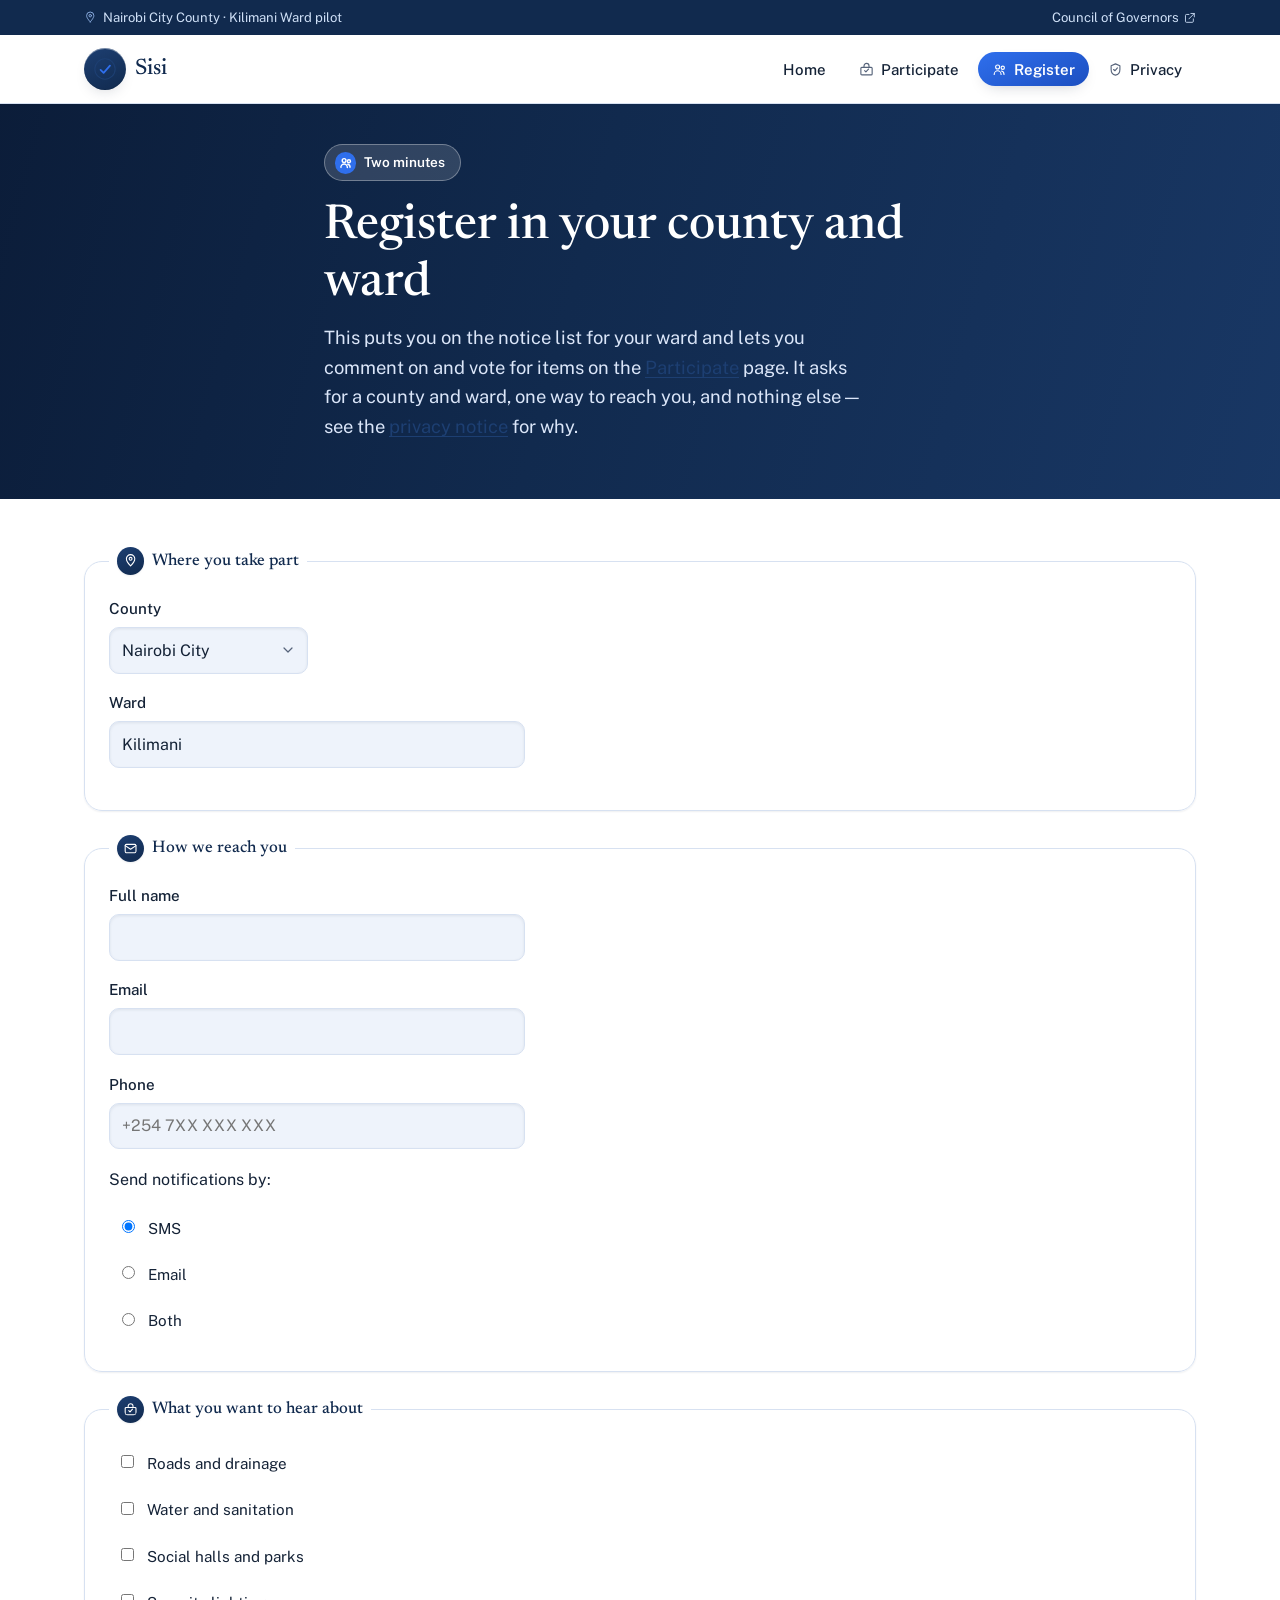
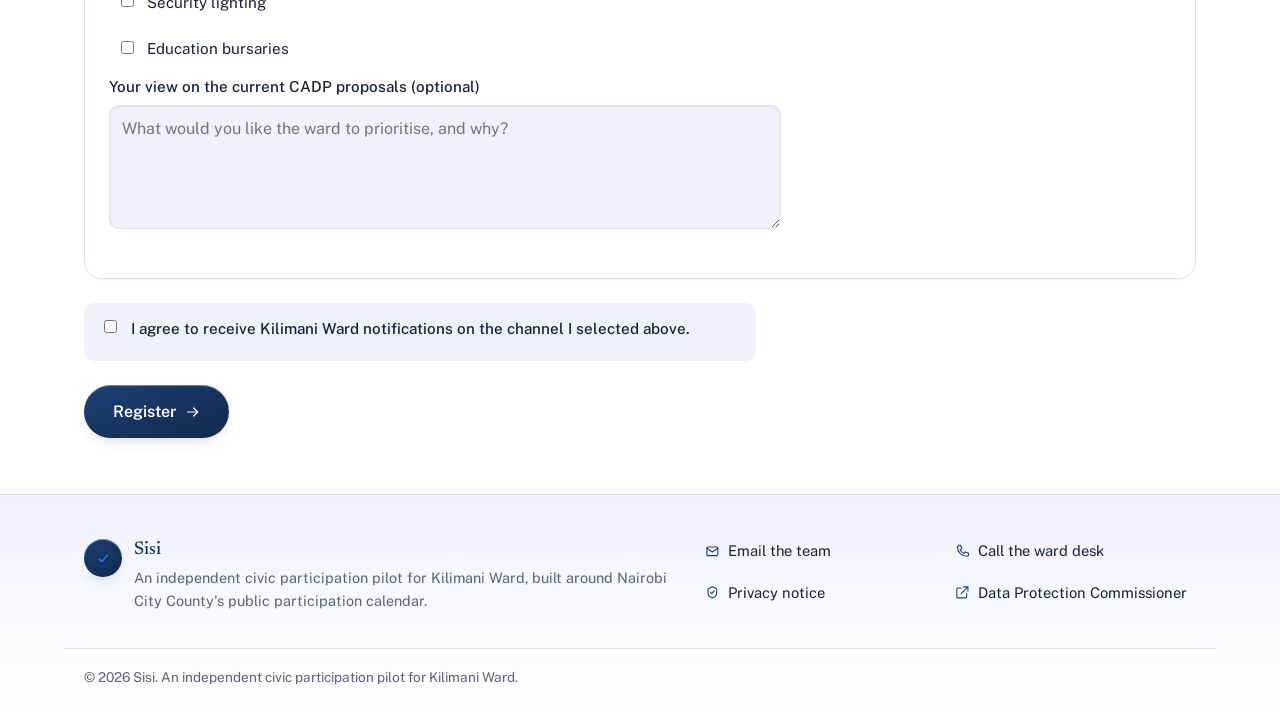
<file: register.html>
<!doctype html>
<html lang="en">
<head>
<meta charset="utf-8">
<meta name="viewport" content="width=device-width, initial-scale=1">
<title>Register &mdash; Sisi | Kilimani Ward</title>
<meta name="description" content="Register with your county and ward to receive Kilimani Ward notices and take part in Sisi.">
<link rel="icon" type="image/svg+xml" href="images/mark.svg">
<link rel="icon" type="image/png" sizes="32x32" href="images/favicon-32.png">
<link rel="icon" type="image/png" sizes="16x16" href="images/favicon-16.png">
<link rel="apple-touch-icon" href="images/apple-touch-icon.png">
<link rel="preconnect" href="https://fonts.googleapis.com">
<link rel="preconnect" href="https://fonts.gstatic.com" crossorigin>
<link href="https://fonts.googleapis.com/css2?family=Newsreader:ital,wght@0,400;0,500;0,600;1,400&family=Public+Sans:wght@400;500;600;700&display=swap" rel="stylesheet">
<link rel="stylesheet" href="styles/main.css">
</head>
<body>
<svg class="icon-sprite" aria-hidden="true">
  <defs>

    <symbol id="icon-calendar" viewBox="0 0 24 24">
      <rect x="3" y="5" width="18" height="16" rx="2"/>
      <line x1="3" y1="10" x2="21" y2="10"/>
      <line x1="8" y1="3" x2="8" y2="7"/>
      <line x1="16" y1="3" x2="16" y2="7"/>
    </symbol>

    <symbol id="icon-map-pin" viewBox="0 0 24 24">
      <path d="M12 21s7-7.2 7-12a7 7 0 1 0-14 0c0 4.8 7 12 7 12z"/>
      <circle cx="12" cy="9" r="2.4"/>
    </symbol>

    <symbol id="icon-users" viewBox="0 0 24 24">
      <circle cx="9" cy="8" r="3.2"/>
      <path d="M3.5 20c0-3.6 2.9-6 5.5-6s5.5 2.4 5.5 6"/>
      <circle cx="17.2" cy="9.2" r="2.6"/>
      <path d="M15.2 14.4c2.2.4 4 2.3 4 5.6"/>
    </symbol>

    <symbol id="icon-shield-check" viewBox="0 0 24 24">
      <path d="M12 3l7 3v6c0 4.8-3 8.2-7 9-4-.8-7-4.2-7-9V6l7-3z"/>
      <polyline points="9 12 11 14 15 9.5"/>
    </symbol>

    <symbol id="icon-mail" viewBox="0 0 24 24">
      <rect x="3" y="5" width="18" height="14" rx="2"/>
      <polyline points="3 7 12 13 21 7"/>
    </symbol>

    <symbol id="icon-phone" viewBox="0 0 24 24">
      <path d="M6 2h3l2 5-2.5 2.5a12 12 0 0 0 6 6L17 13l5 2v3a2 2 0 0 1-2 2C10.6 20 4 13.4 4 5a2 2 0 0 1 2-2z"/>
    </symbol>

    <symbol id="icon-external-link" viewBox="0 0 24 24">
      <path d="M14 3h7v7"/>
      <line x1="21" y1="3" x2="10" y2="14"/>
      <path d="M19 14v5a2 2 0 0 1-2 2H5a2 2 0 0 1-2-2V7a2 2 0 0 1 2-2h5"/>
    </symbol>

    <symbol id="icon-chevron-right" viewBox="0 0 24 24">
      <polyline points="9 6 15 12 9 18"/>
    </symbol>

    <symbol id="icon-check-circle" viewBox="0 0 24 24">
      <circle cx="12" cy="12" r="9"/>
      <polyline points="8 12.5 10.8 15.3 16 9.5"/>
    </symbol>

    <symbol id="icon-arrow-right" viewBox="0 0 24 24">
      <line x1="4" y1="12" x2="19" y2="12"/>
      <polyline points="13 6 19 12 13 18"/>
    </symbol>

    <symbol id="icon-megaphone" viewBox="0 0 24 24">
      <path d="M3 10.5v3a1 1 0 0 0 1 1h1.4l1.1 4.3a1 1 0 0 0 1 .7h1.3l-1-5h1l10.2 4V6.5l-10.2 4H4a1 1 0 0 0-1 1z"/>
      <path d="M19 9.2a3.6 3.6 0 0 1 0 5.6"/>
    </symbol>

    <symbol id="icon-building" viewBox="0 0 24 24">
      <rect x="4" y="3" width="16" height="18" rx="1"/>
      <rect x="7" y="6.2" width="2.3" height="2.3"/>
      <rect x="10.85" y="6.2" width="2.3" height="2.3"/>
      <rect x="14.7" y="6.2" width="2.3" height="2.3"/>
      <rect x="7" y="10.4" width="2.3" height="2.3"/>
      <rect x="10.85" y="10.4" width="2.3" height="2.3"/>
      <rect x="14.7" y="10.4" width="2.3" height="2.3"/>
      <rect x="10" y="15" width="4" height="6"/>
    </symbol>

    <symbol id="icon-ballot" viewBox="0 0 24 24">
      <path d="M8 8.5V6.2a4 4 0 0 1 8 0v2.3"/>
      <rect x="3" y="8.5" width="18" height="12" rx="1.5"/>
      <polyline points="9 13.8 11 15.8 15.2 11.2"/>
    </symbol>

    <symbol id="icon-lock" viewBox="0 0 24 24">
      <rect x="5" y="11" width="14" height="9" rx="1.5"/>
      <path d="M8 11V7a4 4 0 0 1 8 0v4"/>
      <circle cx="12" cy="15.4" r="1.3"/>
    </symbol>

    <symbol id="icon-x-circle" viewBox="0 0 24 24">
      <circle cx="12" cy="12" r="9"/>
      <line x1="9" y1="9" x2="15" y2="15"/>
      <line x1="15" y1="9" x2="9" y2="15"/>
    </symbol>

    <symbol id="icon-menu" viewBox="0 0 24 24">
      <line x1="3.5" y1="6.5" x2="20.5" y2="6.5"/>
      <line x1="3.5" y1="12" x2="20.5" y2="12"/>
      <line x1="3.5" y1="17.5" x2="20.5" y2="17.5"/>
    </symbol>

    <symbol id="icon-close" viewBox="0 0 24 24">
      <line x1="6" y1="6" x2="18" y2="18"/>
      <line x1="18" y1="6" x2="6" y2="18"/>
    </symbol>

    <symbol id="icon-filter" viewBox="0 0 24 24">
      <path d="M4 5h16"/>
      <path d="M7 12h10"/>
      <path d="M10.5 19h3"/>
    </symbol>

    <symbol id="icon-chevron-down" viewBox="0 0 24 24">
      <polyline points="6 9 12 15 18 9"/>
    </symbol>

  </defs>
</svg>

<div class="utility-bar">
  <div class="utility-inner">
    <p class="utility-locality">
      <svg class="icon" aria-hidden="true"><use href="#icon-map-pin"/></svg>
      Nairobi City County &middot; Kilimani Ward pilot
    </p>
    <a class="utility-link" href="https://www.cog.go.ke" target="_blank" rel="noopener">
      Council of Governors
      <svg class="icon" aria-hidden="true"><use href="#icon-external-link"/></svg>
    </a>
  </div>
</div>

<header class="site-header">
  <div class="header-inner">
    <a class="brand" href="index.html">
      <span class="brand-mark"><img src="images/mark.svg" alt=""></span>
      <h1>Sisi</h1>
    </a>
    <nav aria-label="Main">
      <button type="button" class="nav-toggle" id="navToggle" aria-expanded="false" aria-controls="primaryNav">
        <svg class="icon icon-menu" aria-hidden="true"><use href="#icon-menu"/></svg>
        <svg class="icon icon-close" aria-hidden="true"><use href="#icon-close"/></svg>
        Menu
      </button>
      <ul id="primaryNav">
        <li><a href="index.html">Home</a></li>
        <li><a href="participate.html"><svg class="icon" aria-hidden="true"><use href="#icon-ballot"/></svg>
          Participate</a></li>
        <li><a href="register.html" aria-current="page"><svg class="icon" aria-hidden="true"><use href="#icon-users"/></svg>
          Register</a></li>
        <li><a href="privacy.html"><svg class="icon" aria-hidden="true"><use href="#icon-shield-check"/></svg>
          Privacy</a></li>
      </ul>
    </nav>
  </div>
</header>

<main>

  <div class="full-bleed photo-band photo-skyline page-banner">
    <div class="photo-band-inner banner-content">
      <p class="hero-eyebrow reveal">
        <svg class="icon" aria-hidden="true"><use href="#icon-users"/></svg>
        Two minutes
      </p>
      <h1 class="reveal">Register in your county and ward</h1>
      <p class="lede reveal">This puts you on the notice list for your ward and lets you comment
      on and vote for items on the <a href="participate.html">Participate</a> page. It asks for a
      county and ward, one way to reach you, and nothing else &mdash; see the
      <a href="privacy.html">privacy notice</a> for why.</p>
    </div>
  </div>

  <section>
    <p id="registerStatus" class="visually-hidden" role="status" aria-live="polite"></p>

    <div id="registerFormPanel">

      <p class="form-error" id="registerError" role="alert"></p>

      <form id="registerForm" action="https://httpbin.org/post" method="post">

        <fieldset>
          <legend>
            <svg class="icon" aria-hidden="true"><use href="#icon-map-pin"/></svg>
            Where you take part
          </legend>
          <p>
            <label for="county">County</label>
            <span class="select-wrap">
              <select id="county" name="county" required>
                <option value="">Choose your county</option>
                <option value="Nairobi City" selected>Nairobi City</option>
                <option value="Kiambu">Kiambu</option>
                <option value="Machakos">Machakos</option>
                <option value="Nakuru">Nakuru</option>
                <option value="Kisumu">Kisumu</option>
                <option value="Mombasa">Mombasa</option>
              </select>
              <svg class="icon" aria-hidden="true"><use href="#icon-chevron-down"/></svg>
            </span>
          </p>
          <p>
            <label for="ward">Ward</label>
            <input id="ward" name="ward" type="text" list="dagoretti-north-wards"
                   value="Kilimani" required>
            <datalist id="dagoretti-north-wards">
              <option value="Kilimani">
              <option value="Kileleshwa">
              <option value="Kawangware">
              <option value="Gatina">
              <option value="Kabiro">
              <option value="Riruta">
            </datalist>
          </p>
        </fieldset>

        <fieldset>
          <legend>
            <svg class="icon" aria-hidden="true"><use href="#icon-mail"/></svg>
            How we reach you
          </legend>
          <p>
            <label for="name">Full name</label>
            <input id="name" name="name" type="text" required autocomplete="name">
          </p>
          <p>
            <label for="email">Email</label>
            <input id="email" name="email" type="email" autocomplete="email">
          </p>
          <p>
            <label for="phone">Phone</label>
            <input id="phone" name="phone" type="tel"
                   pattern="^\+?[0-9 ]{9,15}$" autocomplete="tel"
                   placeholder="+254 7XX XXX XXX">
          </p>

          <p>Send notifications by:</p>
          <div class="choice">
            <label><input type="radio" name="channel" value="sms" checked> SMS</label>
            <label><input type="radio" name="channel" value="email"> Email</label>
            <label><input type="radio" name="channel" value="both"> Both</label>
          </div>
        </fieldset>

        <fieldset>
          <legend>
            <svg class="icon" aria-hidden="true"><use href="#icon-ballot"/></svg>
            What you want to hear about
          </legend>
          <div class="choice">
            <label><input type="checkbox" name="topic" value="roads"> Roads and drainage</label>
            <label><input type="checkbox" name="topic" value="water"> Water and sanitation</label>
            <label><input type="checkbox" name="topic" value="halls"> Social halls and parks</label>
            <label><input type="checkbox" name="topic" value="lighting"> Security lighting</label>
            <label><input type="checkbox" name="topic" value="education"> Education bursaries</label>
          </div>
          <p>
            <label for="views">Your view on the current CADP proposals (optional)</label>
            <textarea id="views" name="views" rows="4"
                      placeholder="What would you like the ward to prioritise, and why?"></textarea>
          </p>
        </fieldset>

        <p class="consent">
          <input type="checkbox" id="consent" name="consent" value="yes" required>
          <label for="consent">I agree to receive Kilimani Ward notifications on the channel I
          selected above.</label>
        </p>

        <button type="submit" id="registerSubmit">
          Register
          <svg class="icon" aria-hidden="true"><use href="#icon-arrow-right"/></svg>
        </button>
      </form>
    </div>

    <div class="success-panel" id="registerSuccess" hidden>
      <span class="success-icon">
        <svg class="icon" aria-hidden="true"><use href="#icon-check-circle"/></svg>
      </span>
      <h2 id="registerSuccessHeading" tabindex="-1">You're registered</h2>
      <p>Kilimani Ward notices will now reach you on the channel you chose. Here's what was
      sent:</p>
      <dl class="success-summary">
        <div>
          <dt>Name</dt>
          <dd id="summaryName">&mdash;</dd>
        </div>
        <div>
          <dt>Ward</dt>
          <dd id="summaryPlace">&mdash;</dd>
        </div>
        <div>
          <dt>Notify by</dt>
          <dd id="summaryChannel">&mdash;</dd>
        </div>
      </dl>
      <button type="button" class="btn btn-secondary" id="registerReset">
        <svg class="icon" aria-hidden="true"><use href="#icon-users"/></svg>
        Register someone else
      </button>
    </div>
  </section>

</main>

<footer class="site-footer">
  <div class="footer-inner">
    <div class="footer-brand">
      <span class="brand-mark"><img src="images/mark.svg" alt=""></span>
      <div>
        <h2>Sisi</h2>
        <p>An independent civic participation pilot for Kilimani Ward, built around Nairobi
        City County's public participation calendar.</p>
      </div>
    </div>
    <ul class="footer-links">
      <li><a href="mailto:habari@sisi.org">
        <svg class="icon" aria-hidden="true"><use href="#icon-mail"/></svg>
        Email the team
      </a></li>
      <li><a href="tel:+254700000000">
        <svg class="icon" aria-hidden="true"><use href="#icon-phone"/></svg>
        Call the ward desk
      </a></li>
      <li><a href="privacy.html">
        <svg class="icon" aria-hidden="true"><use href="#icon-shield-check"/></svg>
        Privacy notice
      </a></li>
      <li><a href="https://www.odpc.go.ke" target="_blank" rel="noopener">
        <svg class="icon" aria-hidden="true"><use href="#icon-external-link"/></svg>
        Data Protection Commissioner
      </a></li>
    </ul>
  </div>
  <div class="footer-bottom">
    <p>&copy; 2026 Sisi. An independent civic participation pilot for Kilimani Ward.</p>
  </div>
</footer>

<script src="scripts/site.js" defer></script>
<script src="scripts/register.js" defer></script>
</body>
</html>
</file>
<file: styles/main.css>
/*
  Sisi — stylesheet, v2
  Same letterhead identity as before — navy structure, one accent blue
  reserved for time-limited and current-page state — pushed further:
  layered shadows and gradient bevels give the interface real depth,
  a proper hero anchors the homepage, and every icon is a real inline
  SVG rather than a placeholder glyph.
  No frameworks. No build step. One file.
*/

:root {
  --ink: #142236;
  --muted: #56637a;
  --paper: #ffffff;
  --panel: #eef3fb;
  --panel-deep: #dde8f8;
  --line: #d7e1f1;
  --navy: #1d3f72;
  --navy-dark: #112a4e;
  --navy-deeper: #0b1c38;
  --accent: #2f6fed;
  --accent-dark: #1c4fc0;
  --accent-soft: #e4ecfd;
  --success: #1c7a4d;
  --success-soft: #e4f3ea;

  --serif: "Newsreader", Georgia, "Times New Roman", serif;
  --sans: "Public Sans", -apple-system, BlinkMacSystemFont, "Segoe UI", Roboto, sans-serif;
  --measure: 42rem;
  --space: 1rem;
  --radius: 10px;
  --radius-lg: 18px;

  --shadow-xs: 0 1px 2px rgba(20, 34, 54, 0.07);
  --shadow-sm: 0 6px 16px -8px rgba(20, 34, 54, 0.28);
  --shadow-md: 0 16px 32px -12px rgba(17, 42, 78, 0.32), 0 4px 10px -4px rgba(20, 34, 54, 0.12);
  --shadow-lg: 0 32px 60px -20px rgba(11, 28, 56, 0.4), 0 10px 24px -8px rgba(20, 34, 54, 0.16);
  --shadow-inset: inset 0 1px 0 rgba(255, 255, 255, 0.4), inset 0 -1px 0 rgba(11, 28, 56, 0.25);
}

*,
*::before,
*::after {
  box-sizing: border-box;
}

html {
  -webkit-text-size-adjust: 100%;
  scroll-behavior: smooth;
}

body {
  margin: 0;
  background: var(--paper);
  color: var(--ink);
  font-family: var(--sans);
  font-size: 1rem;
  line-height: 1.6;
}

h1, h2, h3 {
  font-family: var(--serif);
  font-weight: 500;
  line-height: 1.2;
  color: var(--navy-dark);
  margin: 0 0 0.5em;
}

h1 { font-size: clamp(1.9rem, 1.4rem + 2vw, 3rem); }
h2 { font-size: clamp(1.35rem, 1.2rem + 0.7vw, 1.7rem); margin-top: 0; }
h3 { font-size: 1.1rem; color: var(--ink); }

p {
  margin: 0 0 1em;
  max-width: var(--measure);
}

a {
  color: var(--navy);
  text-decoration-thickness: 1px;
  text-underline-offset: 0.15em;
}

a:hover { color: var(--accent-dark); }

a:focus-visible,
button:focus-visible,
input:focus-visible,
select:focus-visible,
textarea:focus-visible,
[tabindex]:focus-visible {
  outline: 2px solid var(--accent);
  outline-offset: 2px;
  border-radius: 2px;
}

abbr[title] {
  text-decoration: underline dotted;
  text-decoration-color: var(--muted);
  cursor: help;
}

.icon {
  width: 1em;
  height: 1em;
  stroke: currentColor;
  fill: none;
  stroke-width: 1.8;
  stroke-linecap: round;
  stroke-linejoin: round;
  flex-shrink: 0;
  vertical-align: -0.15em;
}

/* Skip / jump link */
.jump {
  font-size: 0.9rem;
  margin: 0 0 1.5rem;
  display: inline-flex;
  align-items: center;
  gap: 0.4rem;
}

.visually-hidden {
  position: absolute;
  width: 1px;
  height: 1px;
  overflow: hidden;
  clip: rect(0 0 0 0);
  white-space: nowrap;
}

/* ---------- Header / letterhead ---------- */

body { overflow-x: hidden; }

.utility-bar {
  background: var(--navy-dark);
  color: #cfe0f7;
  font-size: 0.82rem;
}

.utility-inner {
  max-width: 72rem;
  margin: 0 auto;
  padding: 0.45rem 1.25rem;
  display: flex;
  flex-wrap: wrap;
  align-items: center;
  justify-content: space-between;
  gap: 0.3rem 1.5rem;
}

.utility-locality {
  display: inline-flex;
  align-items: center;
  gap: 0.4rem;
  margin: 0;
}

.utility-locality .icon { width: 0.95em; height: 0.95em; color: #8fb1e6; }

.utility-link {
  display: inline-flex;
  align-items: center;
  gap: 0.35rem;
  color: #cfe0f7;
  text-decoration: none;
}

.utility-link .icon { width: 0.9em; height: 0.9em; }

.utility-link:hover { color: #fff; }

.site-header {
  position: sticky;
  top: 0;
  z-index: 20;
  border-bottom: 1px solid var(--line);
  background: rgba(255, 255, 255, 0.94);
  backdrop-filter: saturate(160%) blur(10px);
  box-shadow: var(--shadow-xs);
}

.header-inner {
  max-width: 72rem;
  margin: 0 auto;
  padding: 0.75rem 1.25rem;
  display: flex;
  flex-wrap: wrap;
  align-items: center;
  justify-content: space-between;
  gap: 0.6rem 1.5rem;
  min-height: 4.25rem;
}

.brand-block {
  display: flex;
  align-items: center;
  gap: 0.85rem;
}

.brand {
  display: flex;
  align-items: center;
  gap: 0.55rem;
  text-decoration: none;
  color: var(--navy-dark);
}

.brand-mark {
  display: grid;
  place-items: center;
  width: 42px;
  height: 42px;
  border-radius: 50%;
  background: linear-gradient(155deg, var(--navy) 0%, var(--navy-dark) 100%);
  box-shadow: var(--shadow-sm), var(--shadow-inset);
}

.brand-mark img { display: block; width: 22px; height: 22px; }

.brand h1 {
  margin: 0;
  font-size: 1.4rem;
}

.site-header nav ul {
  list-style: none;
  margin: 0;
  padding: 0;
  display: flex;
  flex-wrap: wrap;
  align-items: center;
  gap: 0.3rem;
}

.site-header nav a {
  display: inline-flex;
  align-items: center;
  gap: 0.4rem;
  padding: 0.6rem 0.9rem;
  color: var(--ink);
  text-decoration: none;
  border-radius: 999px;
  font-size: 0.94rem;
  font-weight: 500;
  line-height: 1;
  transition: background-color 0.15s ease, color 0.15s ease, box-shadow 0.15s ease;
}

.site-header nav a .icon { color: var(--muted); transition: color 0.15s ease; }

.site-header nav a:hover {
  background: var(--panel);
  color: var(--navy-dark);
}

.site-header nav a[aria-current="page"] {
  color: #fff;
  background: linear-gradient(155deg, var(--accent) 0%, var(--accent-dark) 100%);
  box-shadow: var(--shadow-sm);
  font-weight: 600;
}

.site-header nav a[aria-current="page"] .icon { color: #fff; }

.nav-toggle {
  display: none;
  align-items: center;
  gap: 0.5rem;
  background: var(--paper);
  border: 1px solid var(--line);
  color: var(--navy-dark);
  font: inherit;
  font-weight: 600;
  font-size: 0.9rem;
  padding: 0.5rem 0.85rem;
  border-radius: 999px;
  cursor: pointer;
  box-shadow: var(--shadow-xs);
}

.nav-toggle .icon-close { display: none; }
.nav-toggle .icon { width: 1.15rem; height: 1.15rem; }
.nav-toggle[aria-expanded="true"] .icon-menu { display: none; }
.nav-toggle[aria-expanded="true"] .icon-close { display: inline-block; }

@media (max-width: 54rem) {
  .nav-toggle { display: inline-flex; }

  .site-header nav { position: static; }

  .site-header nav ul {
    display: none;
    position: absolute;
    left: 0;
    right: 0;
    top: 100%;
    flex-direction: column;
    align-items: stretch;
    gap: 0.2rem;
    background: var(--paper);
    border-bottom: 1px solid var(--line);
    padding: 0.6rem 1.25rem 1.1rem;
    box-shadow: var(--shadow-md);
  }

  .site-header nav ul.is-open { display: flex; }

  .site-header nav a { width: 100%; }
}

/* ---------- Layout ---------- */

main {
  max-width: 72rem;
  margin: 0 auto;
  padding: 0 1.25rem 3.5rem;
}

.content-measure {
  max-width: var(--measure);
}

main > article,
main > section,
main > aside {
  padding-top: 2.75rem;
  border-top: 1px solid var(--line);
  margin-top: 2.75rem;
}

/* Whatever sits directly under a full-bleed photo band already has that
   band's own bottom margin to separate it, so it skips the usual top
   border/padding — otherwise every page would show a double seam. */
main > .full-bleed + article,
main > .full-bleed + section,
main > .full-bleed + aside {
  padding-top: 0;
  border-top: none;
  margin-top: 0;
}

/* ---------- Photographic bands (real photography, full-bleed) ---------- */

.full-bleed {
  width: 100vw;
  position: relative;
  left: 50%;
  right: 50%;
  margin-left: -50vw;
  margin-right: -50vw;
  margin-bottom: 3rem;
}

/* A photo band that is itself a <section> still earns the standard
   top rule/spacing from the block above it, but not a second, redundant
   layer of padding on top of .photo-band-inner's own. */
main > section.full-bleed {
  padding-top: 0;
}

.photo-band {
  position: relative;
  color: #fff;
  background-color: var(--navy-dark);
  background-size: cover;
  background-position: center;
}

.photo-band::before {
  content: "";
  position: absolute;
  inset: 0;
  background: linear-gradient(105deg, rgba(11, 28, 56, 0.94) 0%, rgba(17, 42, 78, 0.82) 45%, rgba(29, 63, 114, 0.62) 100%);
}

.photo-band-inner {
  position: relative;
  max-width: 72rem;
  margin: 0 auto;
  padding: 3rem 1.25rem;
}

.photo-band h1,
.photo-band h2 { color: #fff; }

.photo-band .lede { color: #dbe6f9; }

.photo-band .hero-eyebrow {
  background: rgba(255, 255, 255, 0.14);
  border-color: rgba(255, 255, 255, 0.32);
  color: #fff;
}

.page-banner .photo-band-inner {
  padding: 2.5rem 1.25rem;
}

/* Named backgrounds so any page can reuse either photo consistently
   without repeating the URL. */
.photo-skyline {
  background-image: url('https://commons.wikimedia.org/wiki/Special:FilePath/Nairobi_City_County_Skyline.jpg?width=1600');
}

.photo-cityhall {
  background-image: url('https://commons.wikimedia.org/wiki/Special:FilePath/Nairobi_city_hall.jpg?width=1400');
}

.cta-band .photo-band-inner {
  padding: 3rem 1.25rem;
}

.cta-inner {
  display: flex;
  flex-wrap: wrap;
  align-items: center;
  justify-content: space-between;
  gap: 1.5rem;
}

.cta-inner .lede { margin: 0.5rem 0 0; max-width: 32rem; }
.cta-inner h2 { margin-bottom: 0; }

.photo-credit {
  font-size: 0.72rem;
  color: rgba(255, 255, 255, 0.75);
  margin: 0.85rem 0 0;
}

.photo-credit a { color: rgba(255, 255, 255, 0.9); }

/* ---------- Hero (home) ---------- */

.hero {
  padding: 2.5rem 0 1rem;
  display: grid;
  gap: 2.5rem;
  align-items: center;
}

.hero-eyebrow {
  display: inline-flex;
  align-items: center;
  gap: 0.5rem;
  background: var(--panel);
  color: var(--navy-dark);
  border: 1px solid var(--line);
  border-radius: 999px;
  padding: 0.4rem 0.9rem 0.4rem 0.6rem;
  font-size: 0.85rem;
  font-weight: 600;
  margin-bottom: 1.1rem;
}

.hero-eyebrow .icon {
  width: 1.6em;
  height: 1.6em;
  padding: 0.28em;
  border-radius: 50%;
  background: var(--accent);
  color: #fff;
  stroke-width: 2.4;
}

.hero h1, .banner-content h1 { margin-bottom: 0.6rem; }

.lede {
  font-size: 1.15rem;
  color: var(--muted);
  max-width: 34rem;
}

.banner-content {
  max-width: var(--measure);
}

.hero-actions {
  display: flex;
  flex-wrap: wrap;
  gap: 0.85rem;
  margin: 1.6rem 0 0;
}

.hero-figure {
  filter: drop-shadow(0 20px 30px rgba(17, 42, 78, 0.18));
  animation: float-y 6s ease-in-out infinite;
}

.hero-figure img { display: block; width: 100%; height: auto; }

@keyframes float-y {
  0%, 100% { transform: translateY(0); }
  50% { transform: translateY(-10px); }
}

.stat-row {
  display: grid;
  grid-template-columns: repeat(auto-fit, minmax(9.5rem, 1fr));
  gap: 1rem;
  margin: 2.5rem 0 0;
  padding-top: 0;
}

.stat-card {
  background: var(--paper);
  border: 1px solid var(--line);
  border-radius: var(--radius);
  padding: 1.1rem 1.2rem;
  box-shadow: var(--shadow-xs);
  transition: transform 0.2s ease, box-shadow 0.2s ease;
}

.stat-card:hover {
  transform: translateY(-3px);
  box-shadow: var(--shadow-sm);
}

.stat-card .stat-number {
  display: block;
  font-family: var(--serif);
  font-size: 1.9rem;
  color: var(--navy-dark);
  line-height: 1;
  margin-bottom: 0.3rem;
}

.stat-card .stat-label {
  color: var(--muted);
  font-size: 0.88rem;
}

@media (min-width: 60rem) {
  .hero {
    grid-template-columns: 1.05fr 0.95fr;
  }
}

/* ---------- Reveal-on-scroll (progressive enhancement) ----------
   Elements start hidden only once JS confirms it can animate them
   back in (see scripts/site.js) — the .js-reveal class is added by
   script, so with JavaScript off or reduced motion requested,
   everything is simply visible from the start. */

.js-reveal .reveal {
  opacity: 0;
  transform: translateY(18px);
  transition: opacity 0.6s ease, transform 0.6s ease;
}

.js-reveal .reveal.is-visible {
  opacity: 1;
  transform: none;
}

.js-reveal .reveal-group .reveal:nth-child(2) { transition-delay: 0.08s; }
.js-reveal .reveal-group .reveal:nth-child(3) { transition-delay: 0.16s; }
.js-reveal .reveal-group .reveal:nth-child(4) { transition-delay: 0.24s; }
.js-reveal .reveal-group .reveal:nth-child(5) { transition-delay: 0.32s; }

/* ---------- Buttons ---------- */

.btn {
  display: inline-flex;
  align-items: center;
  gap: 0.5rem;
  font: inherit;
  font-weight: 600;
  text-decoration: none;
  padding: 0.75rem 1.4rem;
  border-radius: 999px;
  border: none;
  cursor: pointer;
  min-height: 44px;
  transition: transform 0.15s ease, box-shadow 0.15s ease, background 0.15s ease;
}

.btn-primary {
  color: #fff;
  background: linear-gradient(155deg, var(--accent) 0%, var(--accent-dark) 100%);
  box-shadow: var(--shadow-sm), var(--shadow-inset);
}

.btn-primary:hover {
  color: #fff;
  transform: translateY(-2px);
  box-shadow: var(--shadow-md), var(--shadow-inset);
}

.btn-secondary {
  color: var(--navy-dark);
  background: var(--paper);
  border: 1px solid var(--line);
  box-shadow: var(--shadow-xs);
}

.btn-secondary:hover {
  color: var(--navy-dark);
  background: var(--panel);
  transform: translateY(-2px);
}

.btn .icon { width: 1.05em; height: 1.05em; }

/* ---------- Feature grid ("What Sisi does") ---------- */

.feature-grid {
  display: grid;
  gap: 1.25rem;
  margin: 1.75rem 0 0;
  grid-template-columns: repeat(auto-fit, minmax(15.5rem, 1fr));
}

.feature-card {
  background: var(--paper);
  border: 1px solid var(--line);
  border-radius: var(--radius-lg);
  padding: 1.5rem 1.4rem;
  box-shadow: var(--shadow-xs);
  transition: transform 0.18s ease, box-shadow 0.18s ease;
}

.feature-card:hover {
  transform: translateY(-4px);
  box-shadow: var(--shadow-md);
}

.feature-icon {
  display: grid;
  place-items: center;
  width: 3rem;
  height: 3rem;
  border-radius: 50%;
  margin-bottom: 1rem;
  background: linear-gradient(155deg, var(--navy) 0%, var(--navy-dark) 100%);
  color: #fff;
  box-shadow: var(--shadow-sm), var(--shadow-inset);
}

.feature-icon .icon { width: 1.4rem; height: 1.4rem; stroke-width: 2; }

.feature-card h3 { margin-bottom: 0.4rem; }

.feature-card p { margin-bottom: 0; color: var(--muted); font-size: 0.96rem; }

/* ---------- Figures / blockquote ---------- */

figure { margin: 1.5rem 0; }

figure img,
figure svg {
  display: block;
  width: 100%;
  height: auto;
  border: 1px solid var(--line);
  border-radius: var(--radius-lg);
  background: var(--panel);
}

figcaption {
  margin-top: 0.6rem;
  font-size: 0.85rem;
  color: var(--muted);
}

.quote-card {
  position: relative;
  margin: 1.75rem 0 0.25rem;
  padding: 1.75rem 1.75rem 1.5rem 3.25rem;
  background: linear-gradient(180deg, var(--panel) 0%, var(--paper) 100%);
  border: 1px solid var(--line);
  border-radius: var(--radius-lg);
  box-shadow: var(--shadow-sm);
}

.quote-card::before {
  content: "\201C";
  position: absolute;
  left: 1.1rem;
  top: 0.5rem;
  font-family: var(--serif);
  font-size: 3.4rem;
  color: var(--accent);
  opacity: 0.5;
  line-height: 1;
}

.quote-card blockquote {
  margin: 0;
  padding: 0;
  border: none;
  font-family: var(--serif);
  font-style: italic;
  font-size: 1.15rem;
  color: var(--ink);
}

.quote-card blockquote p { margin: 0; }

.quote-card figcaption { margin-top: 0.75rem; }

cite { font-style: normal; }

/* ---------- Lists ---------- */

main ul, main ol {
  padding-left: 1.3rem;
  max-width: var(--measure);
}

main li { margin-bottom: 0.5rem; }

.icon-list {
  list-style: none;
  padding-left: 0;
  display: grid;
  gap: 0.75rem;
}

.icon-list li {
  display: flex;
  align-items: flex-start;
  gap: 0.7rem;
  margin-bottom: 0;
}

.icon-list .icon {
  width: 1.2rem;
  height: 1.2rem;
  margin-top: 0.2rem;
  color: var(--success);
  stroke-width: 2.1;
}

.icon-list.deny .icon { color: #a13a3a; }

dl {
  max-width: var(--measure);
  border-top: 1px solid var(--line);
}

dl div {
  padding: 0.9rem 0;
  border-bottom: 1px solid var(--line);
}

dt {
  font-weight: 600;
  color: var(--navy-dark);
  display: flex;
  align-items: center;
  gap: 0.5rem;
}

dt .icon { color: var(--accent-dark); }

dd {
  margin: 0.3rem 0 0;
  color: var(--ink);
}

/* ---------- Notice / spotlight card ---------- */

.notice {
  position: relative;
  background: linear-gradient(180deg, var(--panel) 0%, var(--paper) 65%);
  border: 1px solid var(--line);
  border-radius: var(--radius-lg);
  padding: 1.6rem 1.75rem 1.75rem;
  box-shadow: var(--shadow-md);
  transform: perspective(1200px) rotateX(0.4deg);
}

.notice::before {
  content: "";
  position: absolute;
  inset: 0 0 auto 0;
  height: 6px;
  border-radius: var(--radius-lg) var(--radius-lg) 0 0;
  background: linear-gradient(90deg, var(--accent) 0%, var(--navy) 100%);
}

.notice .deadline-label {
  display: inline-flex;
  align-items: center;
  gap: 0.4rem;
  font-size: 0.85rem;
  font-weight: 600;
  color: var(--accent-dark);
  margin-bottom: 0.5rem;
}

.notice time {
  font-weight: 600;
  color: var(--accent-dark);
}

aside {
  background: var(--paper);
  border: 1px solid var(--line);
  padding: 1.5rem 1.5rem 0.5rem;
  border-radius: var(--radius-lg);
  box-shadow: var(--shadow-sm);
}

aside h2 {
  display: flex;
  align-items: center;
  gap: 0.55rem;
}

aside h2 .icon { color: var(--accent-dark); }

/* ---------- Tables ---------- */

.table-toolbar {
  display: flex;
  flex-wrap: wrap;
  align-items: center;
  justify-content: space-between;
  gap: 0.75rem;
  margin: 0.5rem 0 1rem;
}

.filter-field {
  display: flex;
  align-items: center;
  gap: 0.6rem;
}

.filter-field label {
  display: inline-flex;
  align-items: center;
  gap: 0.4rem;
  margin: 0;
  font-size: 0.9rem;
  font-weight: 600;
  color: var(--navy-dark);
  white-space: nowrap;
}

.filter-field label .icon { color: var(--accent-dark); }

.select-wrap {
  position: relative;
  display: inline-flex;
}

.select-wrap select {
  appearance: none;
  -webkit-appearance: none;
  padding-right: 2.4rem;
  min-width: 12rem;
  max-width: none;
  cursor: pointer;
}

.select-wrap .icon {
  position: absolute;
  right: 0.75rem;
  top: 50%;
  transform: translateY(-50%);
  color: var(--muted);
  pointer-events: none;
}

.filter-count {
  font-size: 0.85rem;
  color: var(--muted);
}

.table-wrap {
  overflow-x: auto;
  margin: 0.5rem 0 1.5rem;
  border: 1px solid var(--line);
  border-radius: var(--radius-lg);
  box-shadow: var(--shadow-xs);
}

table {
  width: 100%;
  border-collapse: collapse;
  font-size: 0.95rem;
}

caption {
  text-align: left;
  font-size: 0.85rem;
  color: var(--muted);
  padding: 0.9rem 1rem 0;
  caption-side: top;
}

th, td {
  padding: 0.75rem 1rem;
  border-bottom: 1px solid var(--line);
  text-align: left;
}

thead th {
  background: var(--panel);
  border-bottom: 2px solid var(--navy);
  color: var(--navy-dark);
  font-weight: 600;
}

tbody tr:hover { background: var(--panel); }

tbody tr.is-hidden { display: none; }

td.num, th.num {
  text-align: right;
  font-variant-numeric: tabular-nums;
}

tfoot th, tfoot td {
  border-top: 2px solid var(--navy);
  border-bottom: none;
  font-weight: 600;
  background: var(--panel);
}

.sector-dot {
  display: inline-block;
  width: 0.55rem;
  height: 0.55rem;
  border-radius: 50%;
  margin-right: 0.5rem;
  background: var(--accent);
}

tr[data-sector="water"] .sector-dot { background: #2f9e7e; }
tr[data-sector="halls"] .sector-dot { background: #b0724a; }
tr[data-sector="lighting"] .sector-dot { background: #caa23a; }

.vote-cell {
  display: flex;
  align-items: center;
  justify-content: flex-end;
  gap: 0.6rem;
}

.vote-bar {
  width: 5rem;
  height: 8px;
  border-radius: 999px;
  background: var(--panel-deep);
  overflow: hidden;
  box-shadow: inset 0 1px 2px rgba(20, 34, 54, 0.15);
}

.vote-bar span {
  display: block;
  width: 0;
  height: 100%;
  border-radius: 999px;
  background: linear-gradient(90deg, var(--accent) 0%, var(--navy) 100%);
  transition: width 1s ease;
}

/* Target fill widths — the vote share each project has earned relative
   to the leading project. Held at zero until revealed (see .reveal),
   or applied immediately with JavaScript off. */
.vote-bar .pct-100 { width: 100%; }
.vote-bar .pct-86 { width: 86%; }
.vote-bar .pct-70 { width: 70%; }
.vote-bar .pct-47 { width: 47%; }

.js-reveal .vote-bar .pct-100,
.js-reveal .vote-bar .pct-86,
.js-reveal .vote-bar .pct-70,
.js-reveal .vote-bar .pct-47 {
  width: 0;
}

.js-reveal .reveal.is-visible .vote-bar .pct-100 { width: 100%; }
.js-reveal .reveal.is-visible .vote-bar .pct-86 { width: 86%; }
.js-reveal .reveal.is-visible .vote-bar .pct-70 { width: 70%; }
.js-reveal .reveal.is-visible .vote-bar .pct-47 { width: 47%; }

/* Hides the inline icon-sprite definitions block — present once per page,
   never rendered directly, only referenced by <use>. */
.icon-sprite {
  display: none;
}

/* ---------- Forms ---------- */

fieldset {
  border: 1px solid var(--line);
  border-radius: var(--radius-lg);
  padding: 1.4rem 1.5rem 1.5rem;
  margin: 0 0 1.5rem;
  background: var(--paper);
  box-shadow: var(--shadow-xs);
}

legend {
  display: flex;
  align-items: center;
  gap: 0.5rem;
  font-family: var(--serif);
  font-weight: 500;
  font-size: 1.05rem;
  color: var(--navy-dark);
  padding: 0 0.5rem;
}

legend .icon {
  color: #fff;
  background: linear-gradient(155deg, var(--navy) 0%, var(--navy-dark) 100%);
  border-radius: 50%;
  width: 1.7rem;
  height: 1.7rem;
  padding: 0.4rem;
  box-shadow: var(--shadow-xs);
}

fieldset p { margin: 0 0 1.1rem; }

label {
  display: block;
  margin-bottom: 0.35rem;
  font-size: 0.95rem;
  font-weight: 500;
}

input[type="text"],
input[type="email"],
input[type="tel"],
select,
textarea {
  width: 100%;
  max-width: 26rem;
  min-height: 44px;
  font: inherit;
  padding: 0.6rem 0.75rem;
  border: 1px solid var(--line);
  border-radius: var(--radius);
  background: var(--panel);
  color: var(--ink);
  box-shadow: inset 0 1px 3px rgba(20, 34, 54, 0.08);
  transition: border-color 0.15s ease, box-shadow 0.15s ease, background 0.15s ease;
}

input:hover, select:hover, textarea:hover { border-color: var(--muted); }

input:focus, select:focus, textarea:focus {
  background: var(--paper);
  border-color: var(--accent);
}

input:user-invalid, select:user-invalid, textarea:user-invalid {
  border-color: #a13a3a;
}

textarea { max-width: var(--measure); }

.choice {
  display: grid;
  gap: 0.15rem;
}

.choice label {
  display: flex;
  align-items: flex-start;
  gap: 0.6rem;
  font-weight: normal;
  min-height: 44px;
  margin-bottom: 0;
  padding: 0.4rem 0.5rem;
  border-radius: var(--radius);
  transition: background 0.12s ease;
}

.choice label:hover { background: var(--panel); }

.choice input {
  margin-top: 0.2rem;
  flex-shrink: 0;
  width: auto;
  min-height: 0;
}

.consent {
  max-width: var(--measure);
  display: flex;
  gap: 0.7rem;
  align-items: flex-start;
  margin: 0 0 1.5rem;
  padding: 0.9rem 1rem;
  background: var(--panel);
  border-radius: var(--radius);
}

button[type="submit"] {
  font: inherit;
  font-weight: 600;
  min-height: 44px;
  background: linear-gradient(155deg, var(--navy) 0%, var(--navy-dark) 100%);
  color: #fff;
  border: none;
  padding: 0.85rem 1.8rem;
  border-radius: 999px;
  cursor: pointer;
  box-shadow: var(--shadow-sm), var(--shadow-inset);
  display: inline-flex;
  align-items: center;
  gap: 0.55rem;
  transition: transform 0.15s ease, box-shadow 0.15s ease;
}

button[type="submit"]:hover {
  transform: translateY(-2px);
  box-shadow: var(--shadow-md), var(--shadow-inset);
}

.hint {
  display: flex;
  gap: 0.5rem;
  align-items: flex-start;
  font-size: 0.87rem;
  color: var(--muted);
  background: var(--panel);
  border-radius: var(--radius);
  padding: 0.75rem 0.9rem;
  margin: 0 0 1.25rem;
}

.hint .icon { margin-top: 0.15rem; color: var(--accent-dark); }

button[disabled] {
  opacity: 0.7;
  cursor: progress;
  transform: none !important;
}

.form-error {
  display: none;
  align-items: flex-start;
  gap: 0.5rem;
  font-size: 0.9rem;
  color: #7a1f1f;
  background: #fbe9e9;
  border: 1px solid #eec2c2;
  border-radius: var(--radius);
  padding: 0.85rem 1rem;
  margin: 0 0 1.25rem;
}

.form-error.is-visible { display: flex; }

.form-error .icon { margin-top: 0.15rem; flex-shrink: 0; }

/* ---------- Success panel (register) ---------- */

.success-panel {
  text-align: left;
  background: linear-gradient(180deg, var(--success-soft) 0%, var(--paper) 70%);
  border: 1px solid #bfe2cd;
  border-radius: var(--radius-lg);
  padding: 2.25rem 2rem;
  box-shadow: var(--shadow-md);
}

.success-panel .success-icon {
  display: grid;
  place-items: center;
  width: 3.5rem;
  height: 3.5rem;
  border-radius: 50%;
  background: linear-gradient(155deg, var(--success) 0%, #145c39 100%);
  color: #fff;
  box-shadow: var(--shadow-sm), var(--shadow-inset);
  margin-bottom: 1.1rem;
}

.success-panel .success-icon .icon { width: 1.7rem; height: 1.7rem; stroke-width: 2.2; }

.success-summary {
  background: var(--paper);
  border: 1px solid var(--line);
  border-radius: var(--radius);
  padding: 1rem 1.2rem;
  margin: 1.2rem 0 1.5rem;
  display: grid;
  gap: 0.5rem;
  max-width: 28rem;
}

.success-summary div {
  display: flex;
  justify-content: space-between;
  gap: 1rem;
  font-size: 0.92rem;
  border-bottom: 1px dashed var(--line);
  padding-bottom: 0.5rem;
}

.success-summary div:last-child { border-bottom: none; padding-bottom: 0; }

.success-summary dt { font-weight: 600; color: var(--muted); }
.success-summary dd { margin: 0; color: var(--ink); text-align: right; }

/* ---------- Footer ---------- */

.site-footer {
  border-top: 1px solid var(--line);
  background: linear-gradient(180deg, var(--panel) 0%, var(--paper) 100%);
}

.footer-inner {
  max-width: 72rem;
  margin: 0 auto;
  padding: 2.75rem 1.25rem 2.25rem;
  display: grid;
  gap: 2rem;
  grid-template-columns: 1.2fr 1fr;
}

.footer-brand {
  display: flex;
  align-items: flex-start;
  gap: 0.75rem;
}

.footer-brand .brand-mark { width: 38px; height: 38px; flex-shrink: 0; }
.footer-brand .brand-mark img { width: 20px; height: 20px; }

.footer-brand h2 {
  font-size: 1.15rem;
  margin: 0 0 0.3rem;
}

.footer-brand p {
  color: var(--muted);
  font-size: 0.9rem;
  margin: 0;
}

.footer-links {
  list-style: none;
  margin: 0;
  padding: 0;
  display: grid;
  gap: 0.6rem;
}

.footer-links a {
  display: inline-flex;
  align-items: center;
  gap: 0.5rem;
  font-size: 0.92rem;
  text-decoration: none;
  color: var(--ink);
}

.footer-links a:hover { color: var(--accent-dark); }

.footer-links .icon { color: var(--navy); }

.footer-bottom {
  border-top: 1px solid var(--line);
  padding: 1.1rem 1.25rem 1.5rem;
  max-width: 72rem;
  margin: 0 auto;
}

.footer-bottom p {
  margin: 0;
  color: var(--muted);
  font-size: 0.85rem;
}

.footer-bottom .footer-credit {
  margin-top: 0.4rem;
  font-size: 0.78rem;
}

@media (min-width: 40rem) {
  .footer-links { grid-template-columns: 1fr 1fr; }
}

/* ---------- Small screens ---------- */

@media (max-width: 640px) {
  fieldset { padding: 1.1rem; }
  .footer-inner { grid-template-columns: 1fr; }
  .photo-band-inner { padding: 2.1rem 1.1rem; }
  .cta-inner { justify-content: flex-start; }
  .table-toolbar { align-items: flex-start; }
  .select-wrap select { min-width: 0; width: 100%; }
  .success-panel { padding: 1.75rem 1.35rem; }
  .success-summary div { flex-direction: column; gap: 0.15rem; }
  .success-summary dd { text-align: left; }
}

@media (prefers-reduced-motion: reduce) {
  html { scroll-behavior: auto !important; }
  * {
    animation-duration: 0.01ms !important;
    transition-duration: 0.01ms !important;
  }
}
</file>
